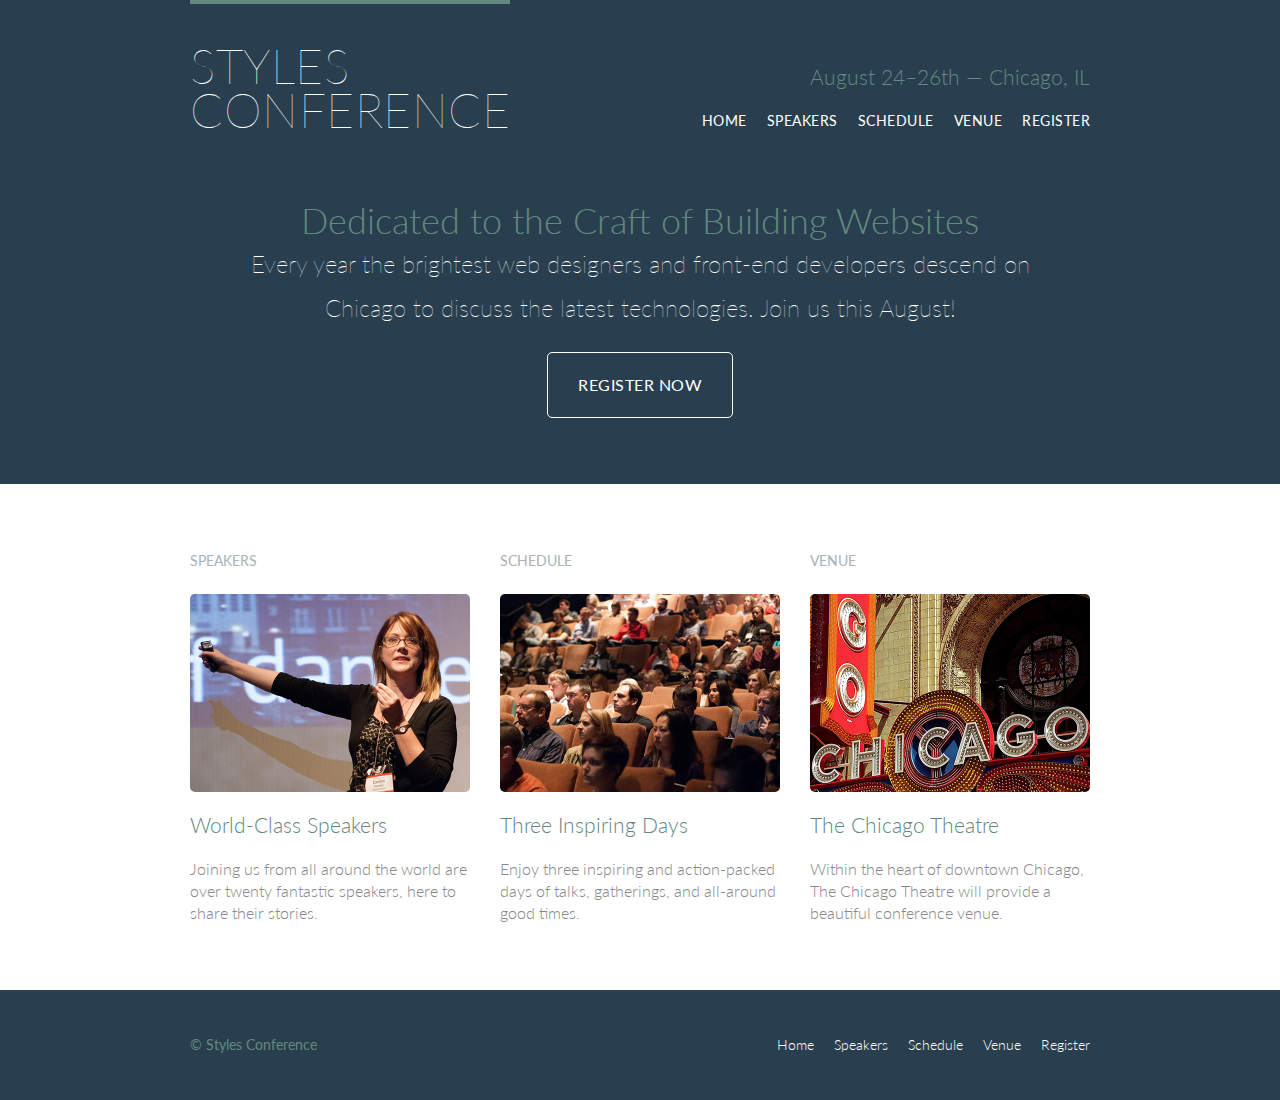
<file: index.html>
<!DOCTYPE html>
<html>
  <head>
    <meta charset="utf-8">
    <title>Styles Conference</title>
    <link rel="stylesheet" href="assets/stylesheets/main.css">
    <link rel="stylesheet" href="https://fonts.googleapis.com/css?family=Lato:100,300,400">
  </head>
  <body>

    <header class="primary-header container group">
      <!-- <section> -->
        <h1 class="logo">
          <a href="index.html">Styles <br> Conference</a>
        </h1>
      <!-- </section> -->

      <h3 class="tagline">August 24&ndash;26th &mdash; Chicago, IL</h3>

      <nav class="nav primary-nav">
        <ul>
          <li><a href="index.html">Home</a></li><!--
          --><li><a href="speakers.html">Speakers</a></li><!--
          --><li><a href="schedule.html">Schedule</a></li><!--
          --><li><a href="venue.html">Venue</a></li><!--
          --><li><a href="register.html">Register</a></li>
        </ul>
      </nav>

    </header>


    <section class="hero container">

      <h2>Dedicated to the Craft of Building Websites</h2>

      <p>Every year the brightest web designers and front-end developers descend on Chicago to discuss the latest technologies. Join us this August!</p>

      <a class="btn btn-alt" href="register.html">Register Now</a>

    </section>


    <section class="row">
      <div class="grid">  <!--

        Speakers

      --><section class="teaser col-1-3">
          <h5>Speakers</h5>
          <a href="speakers.html">
            <img src="assets/images/home/speakers.jpg" alt="Professional Speaker">
            <h3>World-Class Speakers</h3>
          </a>
          <p>Joining us from all around the world are over twenty fantastic speakers, here to share their stories.</p>
        </section><!--

         Schedule

       --><section class="teaser col-1-3">
          <h5>Schedule</h5>
          <a href="schedule.html">
            <img src="assets/images/home/schedule.jpg" alt="Schedule">
            <h3>Three Inspiring Days</h3>
          </a>
          <p>Enjoy three inspiring and action-packed days of talks, gatherings, and all-around good times.</p>
        </section><!--

        Venue

      --><section class="teaser col-1-3">
          <h5>Venue</h5>
          <a href="venue.html">
            <img src="assets/images/home/venue.jpg" alt="The Chicago Theatre">
            <h3>The Chicago Theatre</h3>
          </a>
          <p>Within the heart of downtown Chicago, The Chicago Theatre will provide a beautiful conference venue.</p>
        </section>

      </div>
    </section>

    <footer class="primary-footer container group">

      <small>&copy; Styles Conference</small>

      <nav class="nav">
        <ul>
          <li><a href="index.html">Home</a></li><!--
          --><li><a href="speakers.html">Speakers</a></li><!--
          --><li><a href="schedule.html">Schedule</a></li><!--
          --><li><a href="venue.html">Venue</a></li><!--
          --><li><a href="register.html">Register</a></li>
        </ul>
      </nav>

    </footer>

  </body>
</html>
</file>
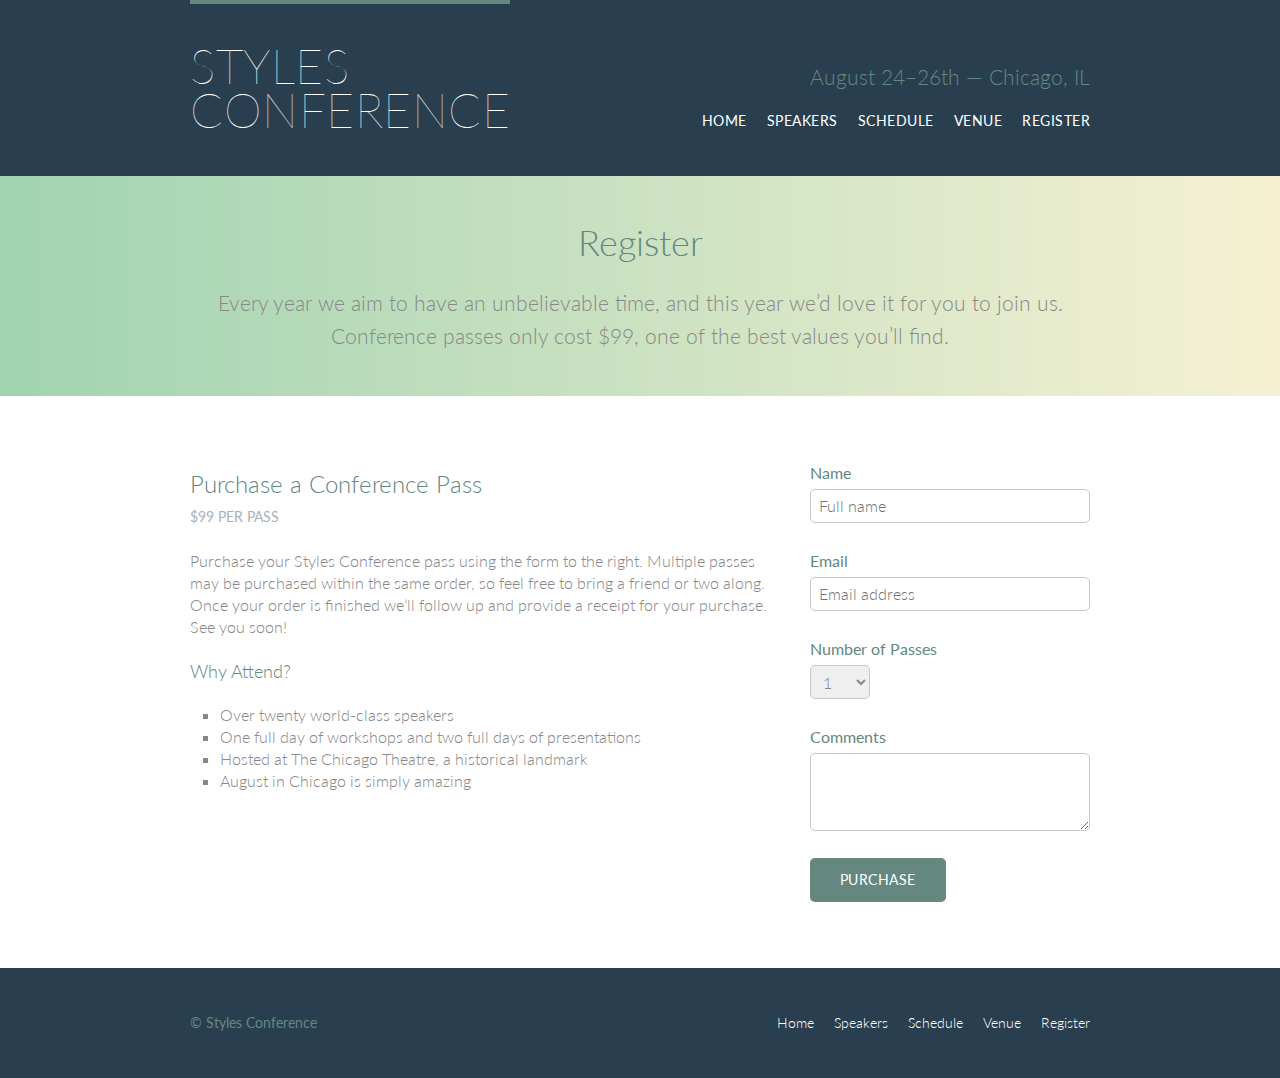
<file: register.html>
<!DOCTYPE html>
<html>
  <head>
    <meta charset="utf-8">
    <title>Register</title>
    <link rel="stylesheet" href="assets/stylesheets/main.css">
    <link rel="stylesheet" href="https://fonts.googleapis.com/css?family=Lato:100,300,400">
  </head>
  <body>

    <header class="primary-header container group">
      <section>
        <h1 class="logo">
          <a href="index.html">Styles <br> Conference</a>
        </h1>
      </section>

      <h3 class="tagline">August 24&ndash;26th &mdash; Chicago, IL</h3>

      <nav class="nav primary-nav">
        <ul>
          <li><a href="index.html">Home</a></li><!--
          --><li><a href="speakers.html">Speakers</a></li><!--
          --><li><a href="schedule.html">Schedule</a></li><!--
          --><li><a href="venue.html">Venue</a></li><!--
          --><li><a href="register.html">Register</a></li>
        </ul>
      </nav>

    </header>

    <section class="row-alt">
      <div class="lead container">

        <h1>Register</h1>

        <p>Every year we aim to have an unbelievable time, and this year we’d love it for you to join us. Conference passes only cost $99, one of the best values you’ll find.</p>

      </div>
    </section>

    <section class="row">
      <div class="grid">

        <!-- Details -->

        <section class="col-2-3">

          <h2>Purchase a Conference Pass</h2>
          <h5>$99 per Pass</h5>

          <p>Purchase your Styles Conference pass using the form to the right. Multiple passes may be purchased within the same order, so feel free to bring a friend or two along. Once your order is finished we&#8217;ll follow up and provide a receipt for your purchase. See you soon!</p>

          <h4>Why Attend?</h4>

          <ul class="why-attend">
            <li>Over twenty world-class speakers</li>
            <li>One full day of workshops and two full days of presentations</li>
            <li>Hosted at The Chicago Theatre, a historical landmark</li>
            <li>August in Chicago is simply amazing</li>
          </ul>

        </section><!--

        Registration form

        --><form class="col-1-3" action="#" method="post">

          <fieldset class="register-group">

            <label>
              Name
              <input type="text" name="name" placeholder="Full name" required>
            </label>

            <label>
              Email
              <input type="email" name="email" placeholder="Email address" required>
            </label>

            <label>
              Number of Passes
              <select name="quantity" required>
                <option value="1" selected>1</option>
                <option value="2">2</option>
                <option value="3">3</option>
                <option value="4">4</option>
                <option value="5">5</option>
              </select>
            </label>

            <label>
              Comments
              <textarea name="comments"></textarea>
            </label>

          </fieldset>

          <input class="btn btn-default" type="submit" name="submit" value="Purchase">

        </form>

      </div>
    </section>
    
    <footer class="primary-footer container group">

      <small>&copy; Styles Conference</small>

      <nav class="nav">
        <ul>
          <li><a href="index.html">Home</a></li><!--
          --><li><a href="speakers.html">Speakers</a></li><!--
          --><li><a href="schedule.html">Schedule</a></li><!--
          --><li><a href="venue.html">Venue</a></li><!--
          --><li><a href="register.html">Register</a></li>
        </ul>
      </nav>

    </footer>

  </body>
</html>
</file>
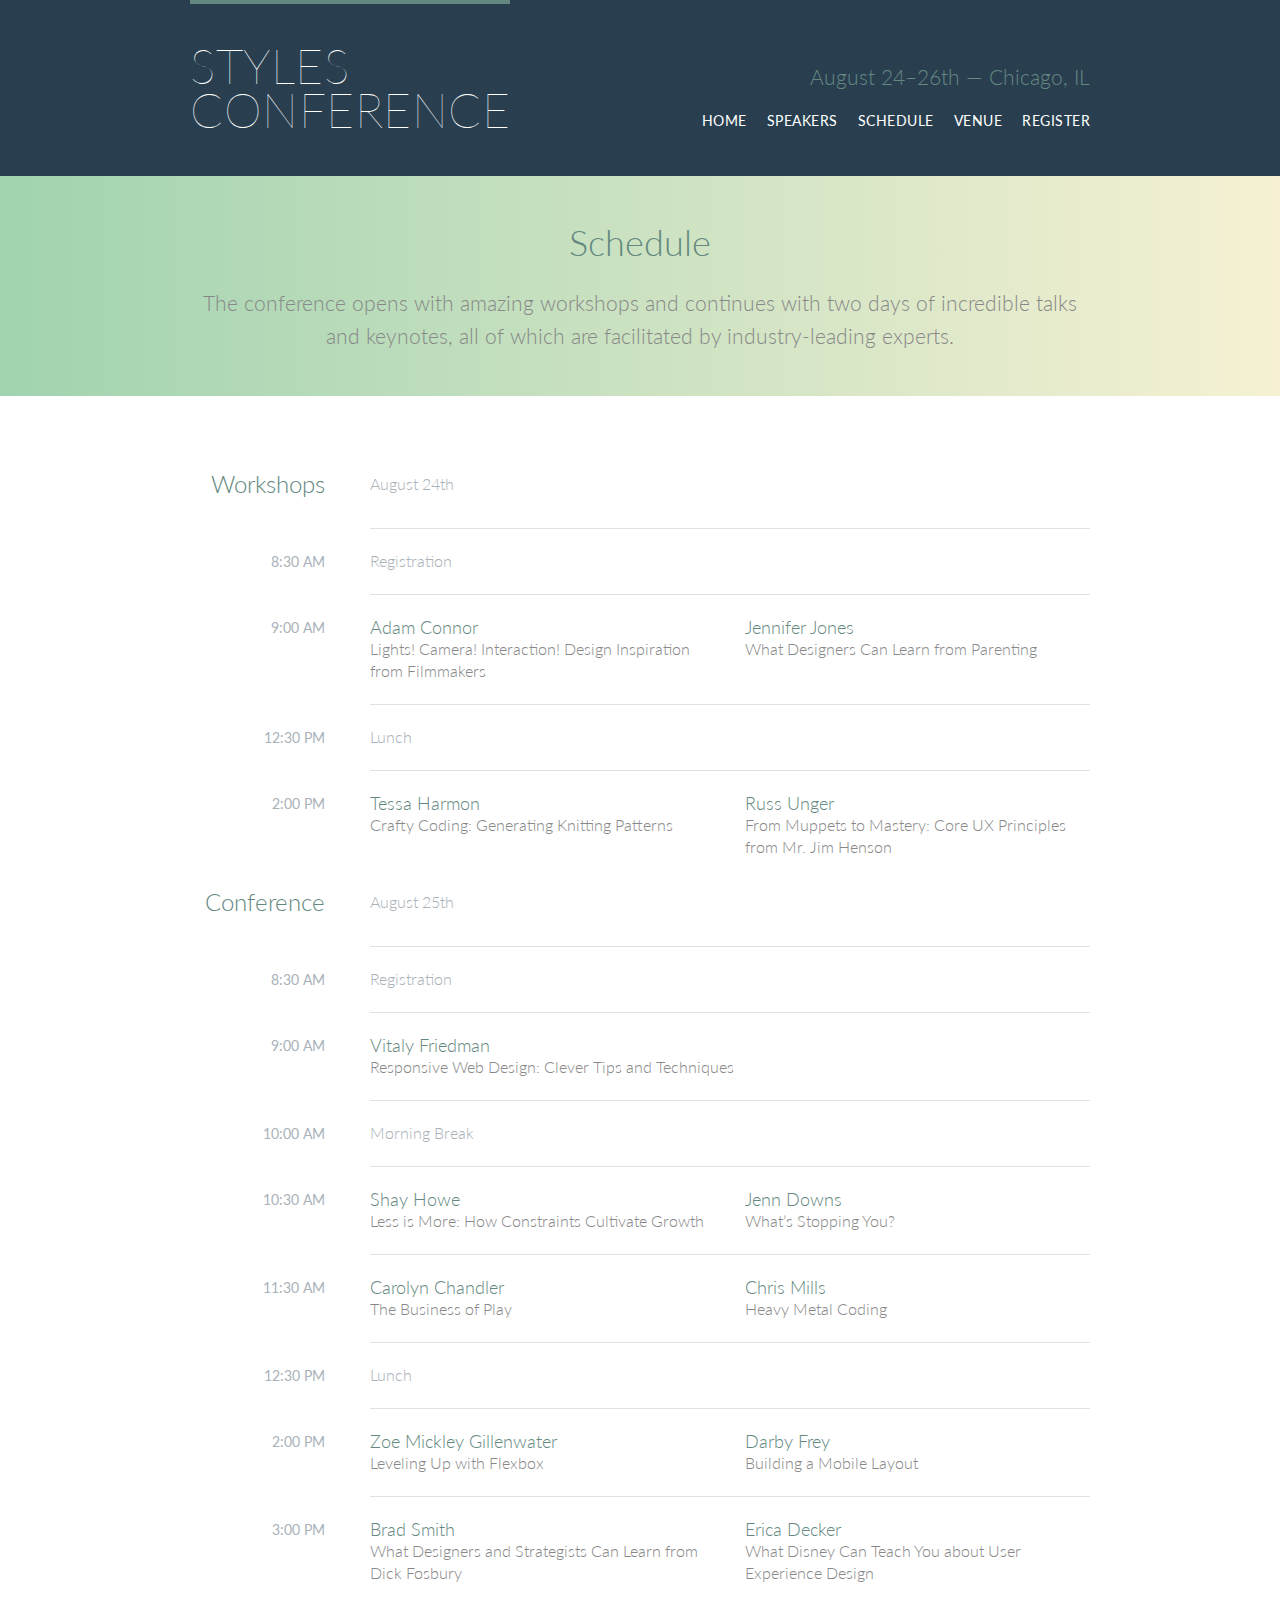
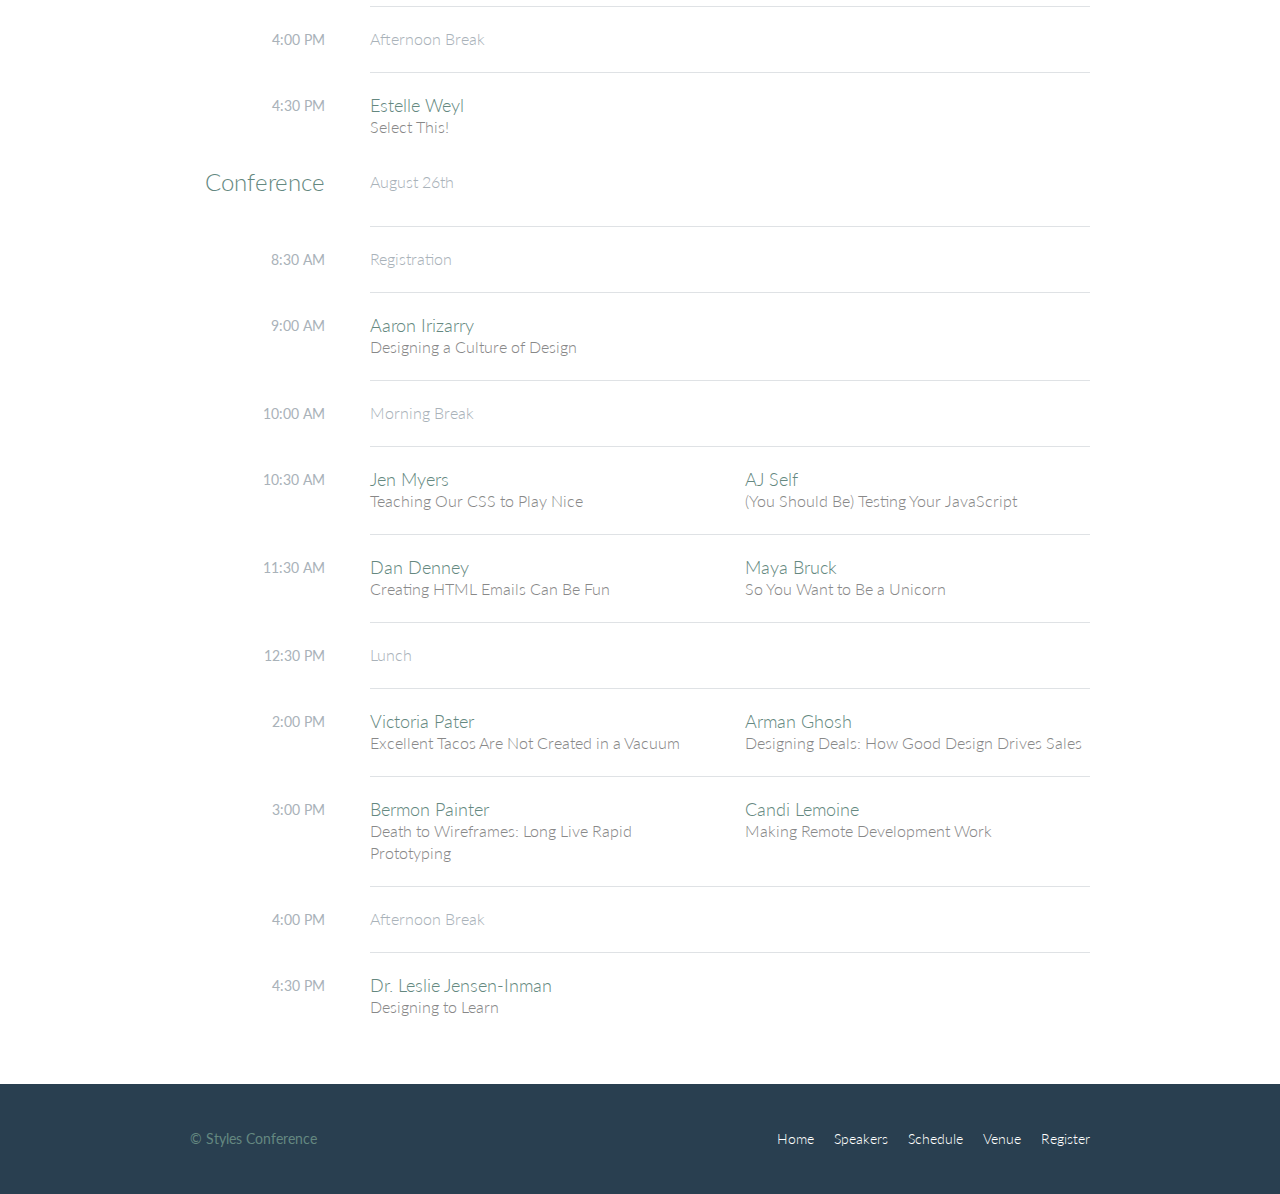
<file: schedule.html>
<!DOCTYPE html>
<html>
  <head>
    <meta charset="utf-8">
    <title>Schedule</title>
    <link rel="stylesheet" href="assets/stylesheets/main.css">
    <link rel="stylesheet" href="https://fonts.googleapis.com/css?family=Lato:100,300,400">
  </head>
  <body>

    <header class="primary-header container group">
      <section>
        <h1 class="logo">
          <a href="index.html">Styles <br> Conference</a>
        </h1>
      </section>

      <h3 class="tagline">August 24&ndash;26th &mdash; Chicago, IL</h3>

      <nav class="nav primary-nav">
        <ul>
          <li><a href="index.html">Home</a></li><!--
          --><li><a href="speakers.html">Speakers</a></li><!--
          --><li><a href="schedule.html">Schedule</a></li><!--
          --><li><a href="venue.html">Venue</a></li><!--
          --><li><a href="register.html">Register</a></li>
        </ul>
      </nav>

    </header>

    <section class="row-alt">
      <div class="lead container">

        <h1>Schedule</h1>

        <p>The conference opens with amazing workshops and continues with two days of incredible talks and keynotes, all of which are facilitated by industry-leading experts.</p>

      </div>
    </section>

        <!-- Main content -->

        <section class="row">
          <div class="container">

            <!-- Workshops -->

            <table>
              <thead>
                <tr>
                  <th scope="row">
                    Workshops
                  </th>
                  <td class="schedule-offset" colspan="2">
                    August 24th
                  </td>
                </tr>
              </thead>
              <tbody>
                <tr>
                  <th scope="row">
                    <time datetime="08:30:00">8:30 AM</time>
                  </th>
                  <td class="schedule-offset" colspan="2">
                    Registration
                  </td>
                </tr>
                <tr>
                  <th scope="row">
                    <time datetime="09:00:00">9:00 AM</time>
                  </th>
                  <td>
                    <a href="speakers.html#adam-connor">
                      <h4>Adam Connor</h4>
                      Lights! Camera! Interaction! Design Inspiration from Filmmakers
                    </a>
                  </td>
                  <td>
                    <a href="speakers.html#jennifer-jones">
                      <h4>Jennifer Jones</h4>
                      What Designers Can Learn from Parenting
                    </a>
                  </td>
                </tr>
                <tr>
                  <th scope="row">
                    <time datetime="12:30:00">12:30 PM</time>
                  </th>
                  <td class="schedule-offset" colspan="2">
                    Lunch
                  </td>
                </tr>
                <tr>
                  <th scope="row">
                    <time datetime="14:00">2:00 PM</time>
                  </th>
                  <td>
                    <a href="speakers.html#tessa-harmon">
                      <h4>Tessa Harmon</h4>
                      Crafty Coding: Generating Knitting Patterns
                    </a>
                  </td>
                  <td>
                    <a href="speakers.html#russ-unger">
                      <h4>Russ Unger</h4>
                      From Muppets to Mastery: Core UX Principles from Mr. Jim Henson
                    </a>
                  </td>
                </tr>
              </tbody>
            </table>

            <!-- Conference -->

            <table>
              <thead>
                <tr>
                  <th scope="row">
                    Conference
                  </th>
                  <td class="schedule-offset" colspan="2">
                    August 25th
                  </td>
                </tr>
              </thead>
              <tbody>
                <tr>
                  <th scope="row">
                    <time datetime="08:30:00">8:30 AM</time>
                  </th>
                  <td class="schedule-offset" colspan="2">
                    Registration
                  </td>
                </tr>
                <tr>
                  <th scope="row">
                    <time datetime="09:00:00">9:00 AM</time>
                  </th>
                  <td colspan="2">
                    <a href="speakers.html#vitaly-friedman">
                      <h4>Vitaly Friedman</h4>
                      Responsive Web Design: Clever Tips and Techniques
                    </a>
                  </td>
                </tr>
                <tr>
                  <th scope="row">
                    <time datetime="10:00:00">10:00 AM</time>
                  </th>
                  <td class="schedule-offset" colspan="2">
                    Morning Break
                  </td>
                </tr>
                <tr>
                  <th scope="row">
                    <time datetime="10:30:00">10:30 AM</time>
                  </th>
                  <td>
                    <a href="speakers.html#shay-howe">
                      <h4>Shay Howe</h4>
                      Less is More: How Constraints Cultivate Growth
                    </a>
                  </td>
                  <td>
                    <a href="speakers.html#jenn-downs">
                      <h4>Jenn Downs</h4>
                      What&#8217;s Stopping You?
                    </a>
                  </td>
                </tr>
                <tr>
                  <th scope="row">
                    <time datetime="11:30:00">11:30 AM</time>
                  </th>
                  <td>
                    <a href="speakers.html#carolyn-chandler">
                      <h4>Carolyn Chandler</h4>
                      The Business of Play
                    </a>
                  </td>
                  <td>
                    <a href="speakers.html#chris-mills">
                      <h4>Chris Mills</h4>
                      Heavy Metal Coding
                    </a>
                  </td>
                </tr>
                <tr>
                  <th scope="row">
                    <time datetime="12:30:00">12:30 PM</time>
                  </th>
                  <td class="schedule-offset" colspan="2">
                    Lunch
                  </td>
                </tr>
                <tr>
                  <th scope="row">
                    <time datetime="14:00">2:00 PM</time>
                  </th>
                  <td>
                    <a href="speakers.html#zoe-mickley-gillenwater">
                      <h4>Zoe Mickley Gillenwater</h4>
                      Leveling Up with Flexbox
                    </a>
                  </td>
                  <td>
                    <a href="speakers.html#darby-frey">
                      <h4>Darby Frey</h4>
                      Building a Mobile Layout
                    </a>
                  </td>
                </tr>
                <tr>
                  <th scope="row">
                    <time datetime="15:00:00">3:00 PM</time>
                  </th>
                  <td>
                    <a href="speakers.html#brad-smith">
                      <h4>Brad Smith</h4>
                      What Designers and Strategists Can Learn from Dick Fosbury
                    </a>
                  </td>
                  <td>
                    <a href="speakers.html#erica-decker">
                      <h4>Erica Decker</h4>
                      What Disney Can Teach You about User Experience Design
                    </a>
                  </td>
                </tr>
                <tr>
                  <th scope="row">
                    <time datetime="16:00:00">4:00 PM</time>
                  </th>
                  <td class="schedule-offset" colspan="2">
                    Afternoon Break
                  </td>
                </tr>
                <tr>
                  <th scope="row">
                    <time datetime="16:30:00">4:30 PM</time>
                  </th>
                  <td colspan="2">
                    <a href="speakers.html#estelle-weyl">
                      <h4>Estelle Weyl</h4>
                      Select This!
                    </a>
                  </td>
                </tr>
              </tbody>
            </table>

            <!-- Conference -->

            <table>
              <thead>
                <tr>
                  <th scope="row">
                    Conference
                  </th>
                  <td class="schedule-offset" colspan="2">
                    August 26th
                  </td>
                </tr>
              </thead>
              <tbody>
                <tr>
                  <th scope="row">
                    <time datetime="08:30:00">8:30 AM</time>
                  </th>
                  <td class="schedule-offset" colspan="2">
                    Registration
                  </td>
                </tr>
                <tr>
                  <th scope="row">
                    <time datetime="09:00:00">9:00 AM</time>
                  </th>
                  <td colspan="2">
                    <a href="speakers.html#aaron-irizarry">
                      <h4>Aaron Irizarry</h4>
                      Designing a Culture of Design
                    </a>
                  </td>
                </tr>
                <tr>
                  <th scope="row">
                    <time datetime="10:00:00">10:00 AM</time>
                  </th>
                  <td class="schedule-offset" colspan="2">
                    Morning Break
                  </td>
                </tr>
                <tr>
                  <th scope="row">
                    <time datetime="10:30:00">10:30 AM</time>
                  </th>
                  <td>
                    <a href="speakers.html#jen-myers">
                      <h4>Jen Myers</h4>
                      Teaching Our CSS to Play Nice
                    </a>
                  </td>
                  <td>
                    <a href="speakers.html#aj-self">
                      <h4>AJ Self</h4>
                      (You Should Be) Testing Your JavaScript
                    </a>
                  </td>
                </tr>
                <tr>
                  <th scope="row">
                    <time datetime="11:30:00">11:30 AM</time>
                  </th>
                  <td>
                    <a href="speakers.html#dan-denney">
                      <h4>Dan Denney</h4>
                      Creating HTML Emails Can Be Fun
                    </a>
                  </td>
                  <td>
                    <a href="speakers.html#maya-bruck">
                      <h4>Maya Bruck</h4>
                      So You Want to Be a Unicorn
                    </a>
                  </td>
                </tr>
                <tr>
                  <th scope="row">
                    <time datetime="12:30:00">12:30 PM</time>
                  </th>
                  <td class="schedule-offset" colspan="2">
                    Lunch
                  </td>
                </tr>
                <tr>
                  <th scope="row">
                    <time datetime="14:00">2:00 PM</time>
                  </th>
                  <td>
                    <a href="speakers.html#victoria-pater">
                      <h4>Victoria Pater</h4>
                      Excellent Tacos Are Not Created in a Vacuum
                    </a>
                  </td>
                  <td>
                    <a href="speakers.html#arman-ghosh">
                      <h4>Arman Ghosh</h4>
                      Designing Deals: How Good Design Drives Sales
                    </a>
                  </td>
                </tr>
                <tr>
                  <th scope="row">
                    <time datetime="15:00:00">3:00 PM</time>
                  </th>
                  <td>
                    <a href="speakers.html#bermon-painter">
                      <h4>Bermon Painter</h4>
                      Death to Wireframes: Long Live Rapid Prototyping
                    </a>
                  </td>
                  <td>
                    <a href="speakers.html#candi-lemoine">
                      <h4>Candi Lemoine</h4>
                      Making Remote Development Work
                    </a>
                  </td>
                </tr>
                <tr>
                  <th scope="row">
                    <time datetime="16:00:00">4:00 PM</time>
                  </th>
                  <td class="schedule-offset" colspan="2">
                    Afternoon Break
                  </td>
                </tr>
                <tr>
                  <th scope="row">
                    <time datetime="16:30:00">4:30 PM</time>
                  </th>
                  <td colspan="2">
                    <a href="speakers.html#leslie-jensen-inman">
                      <h4>Dr. Leslie Jensen-Inman</h4>
                      Designing to Learn
                    </a>
                  </td>
                </tr>
              </tbody>
            </table>

          </div>
        </section>
    <footer class="primary-footer container group">

      <small>&copy; Styles Conference</small>

      <nav class="nav">
        <ul>
          <li><a href="index.html">Home</a></li><!--
          --><li><a href="speakers.html">Speakers</a></li><!--
          --><li><a href="schedule.html">Schedule</a></li><!--
          --><li><a href="venue.html">Venue</a></li><!--
          --><li><a href="register.html">Register</a></li>
        </ul>
      </nav>

    </footer>

  </body>
</html>
</file>
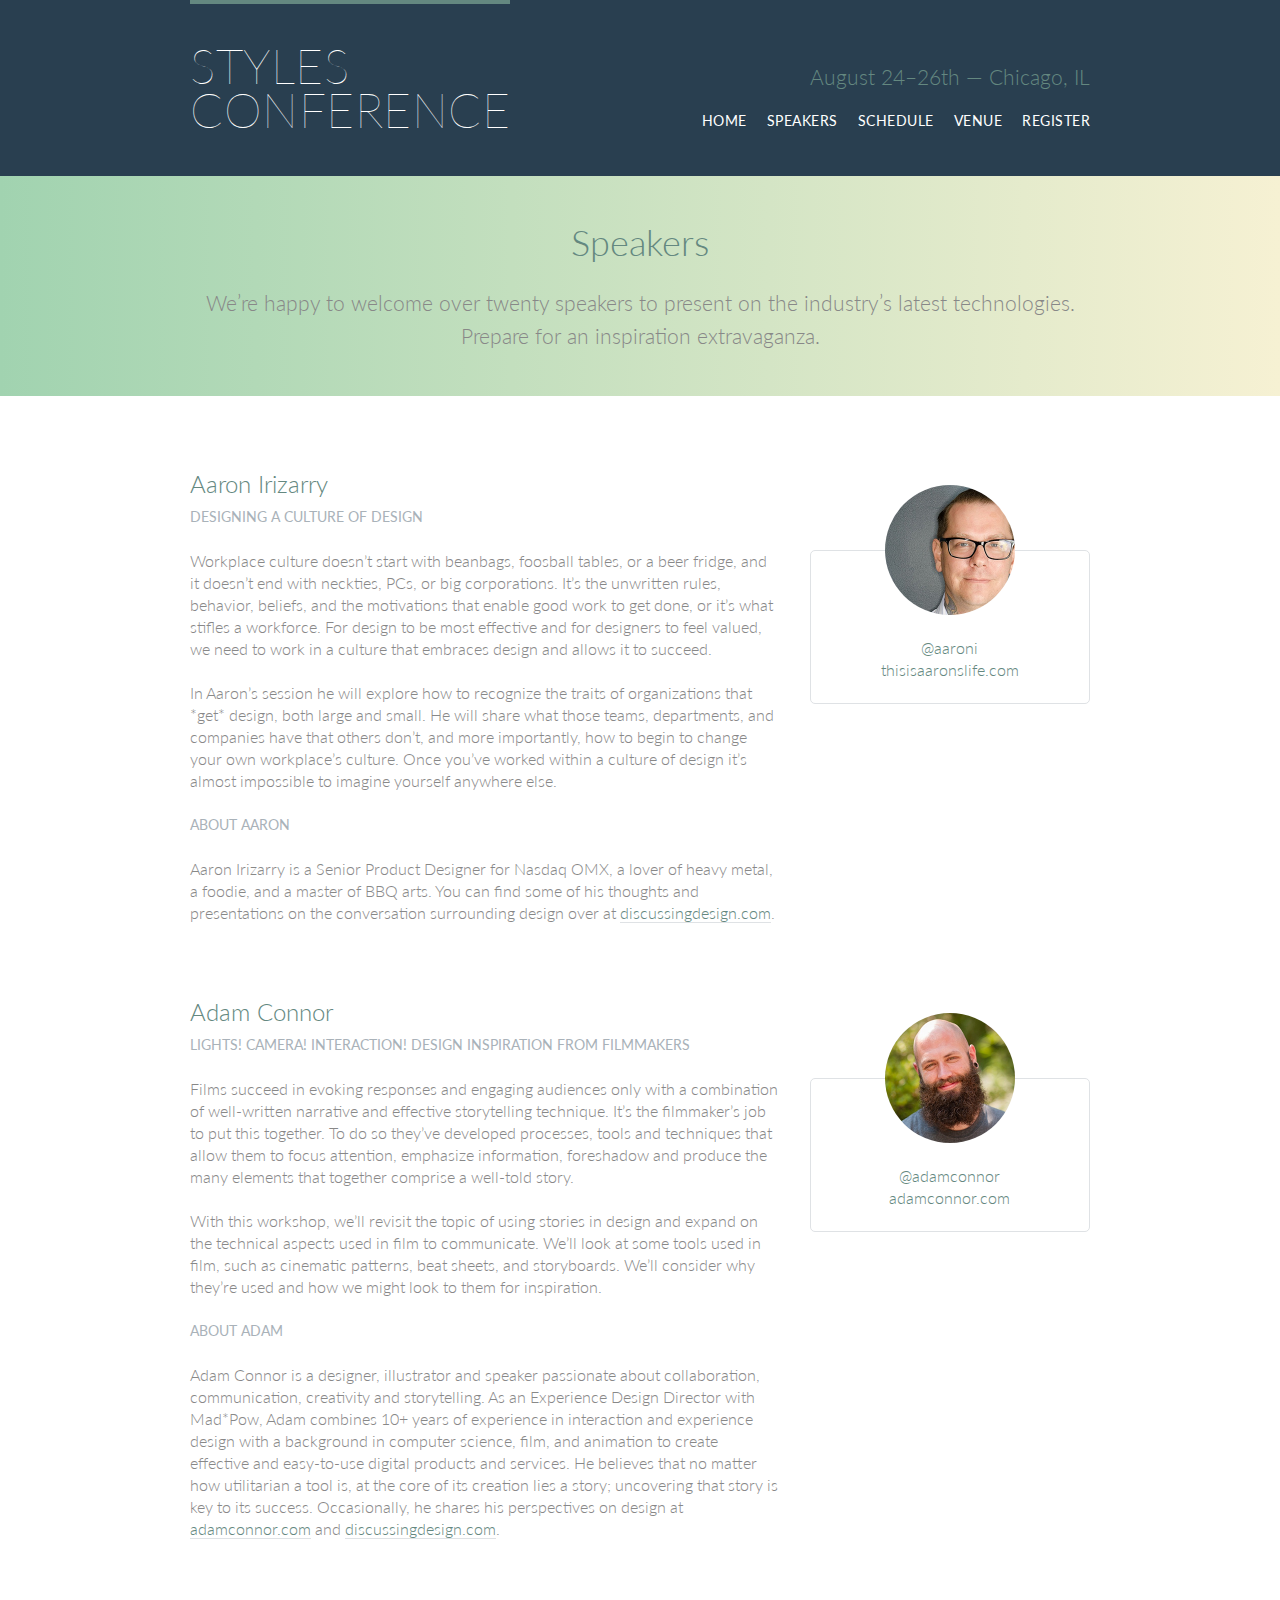
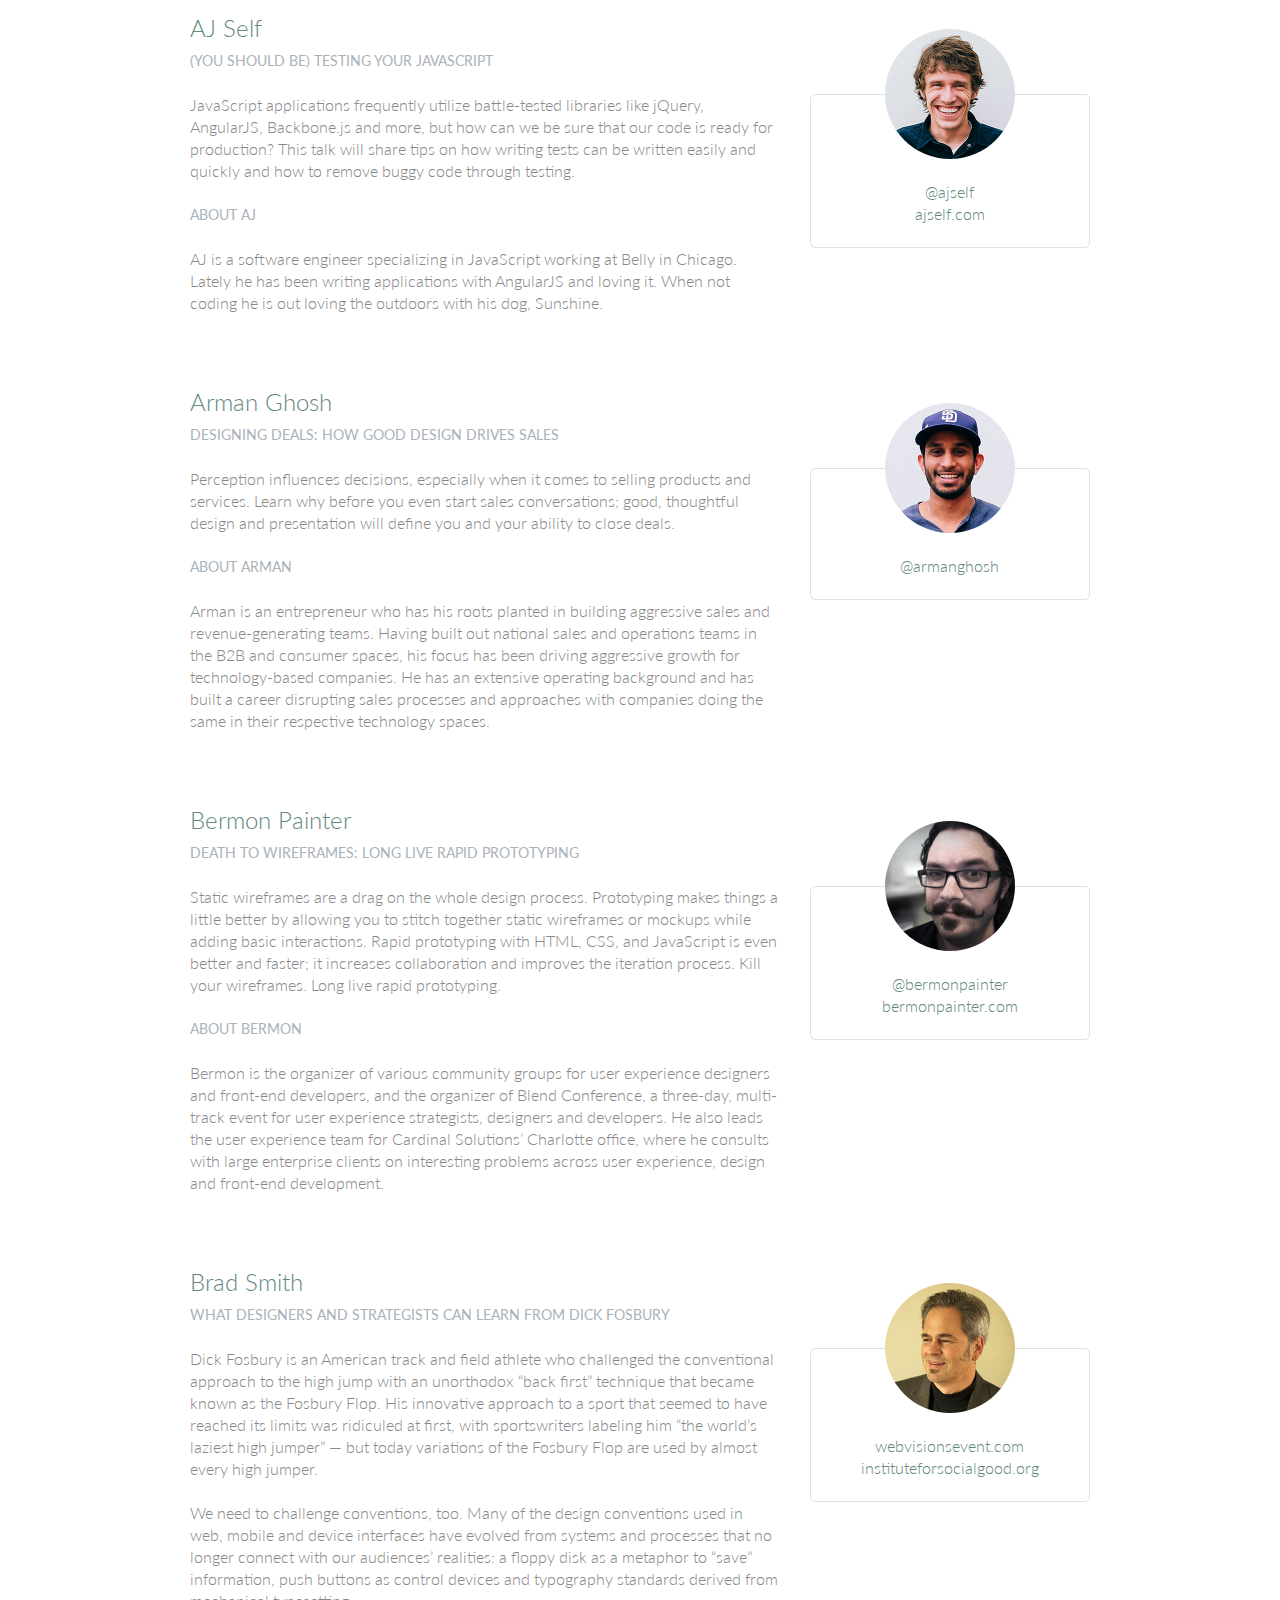
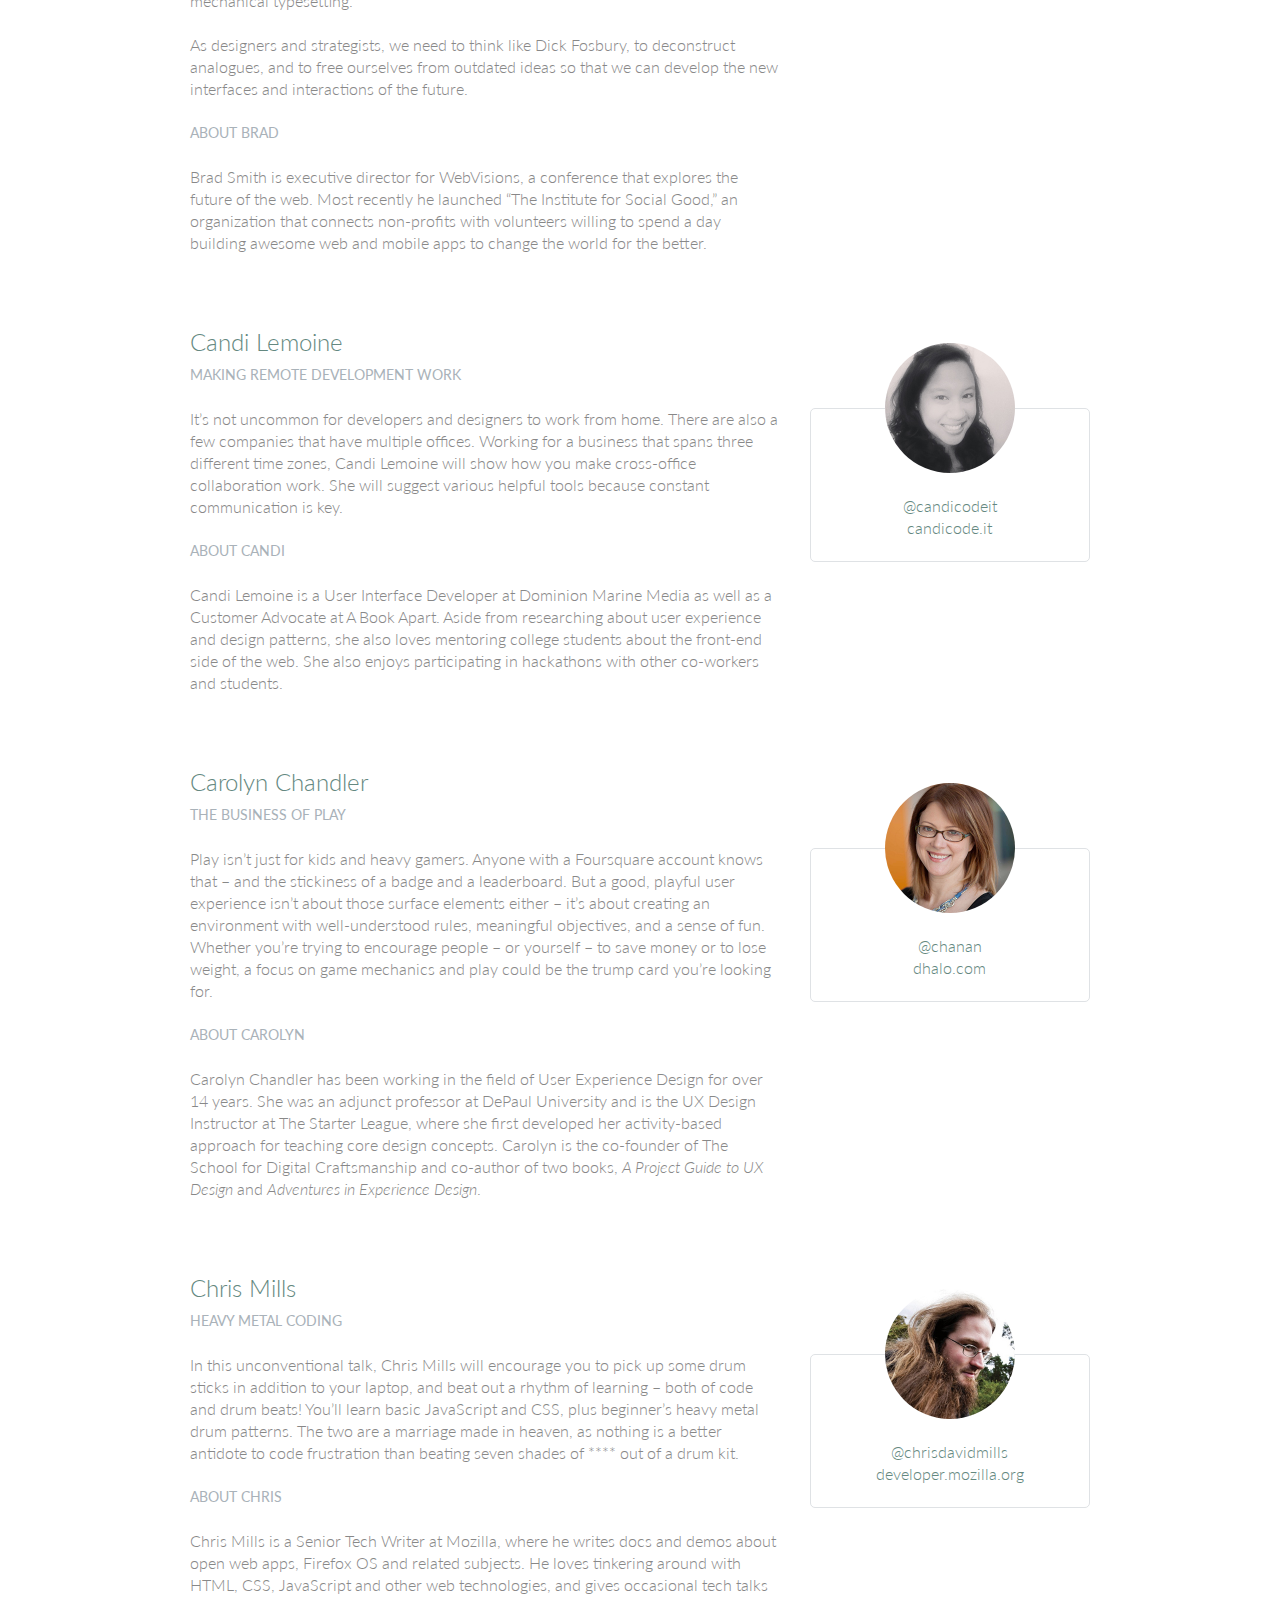
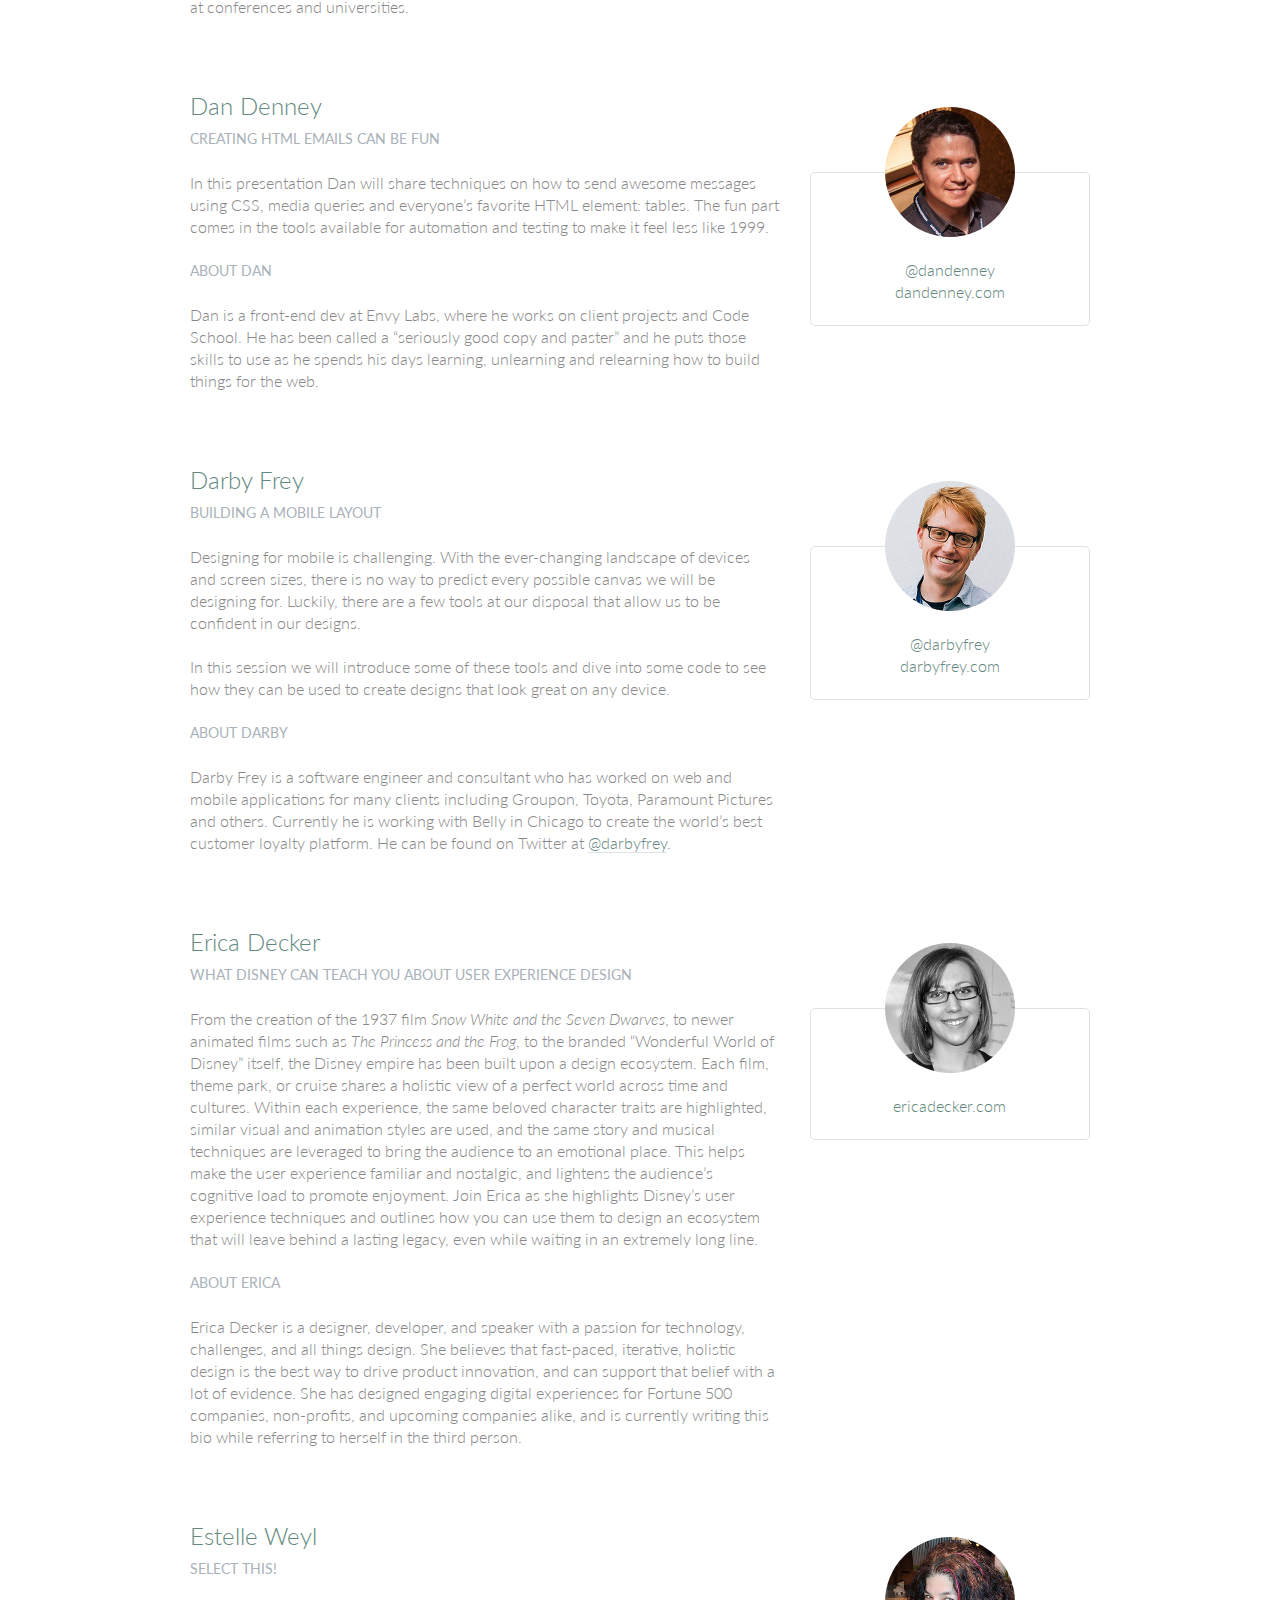
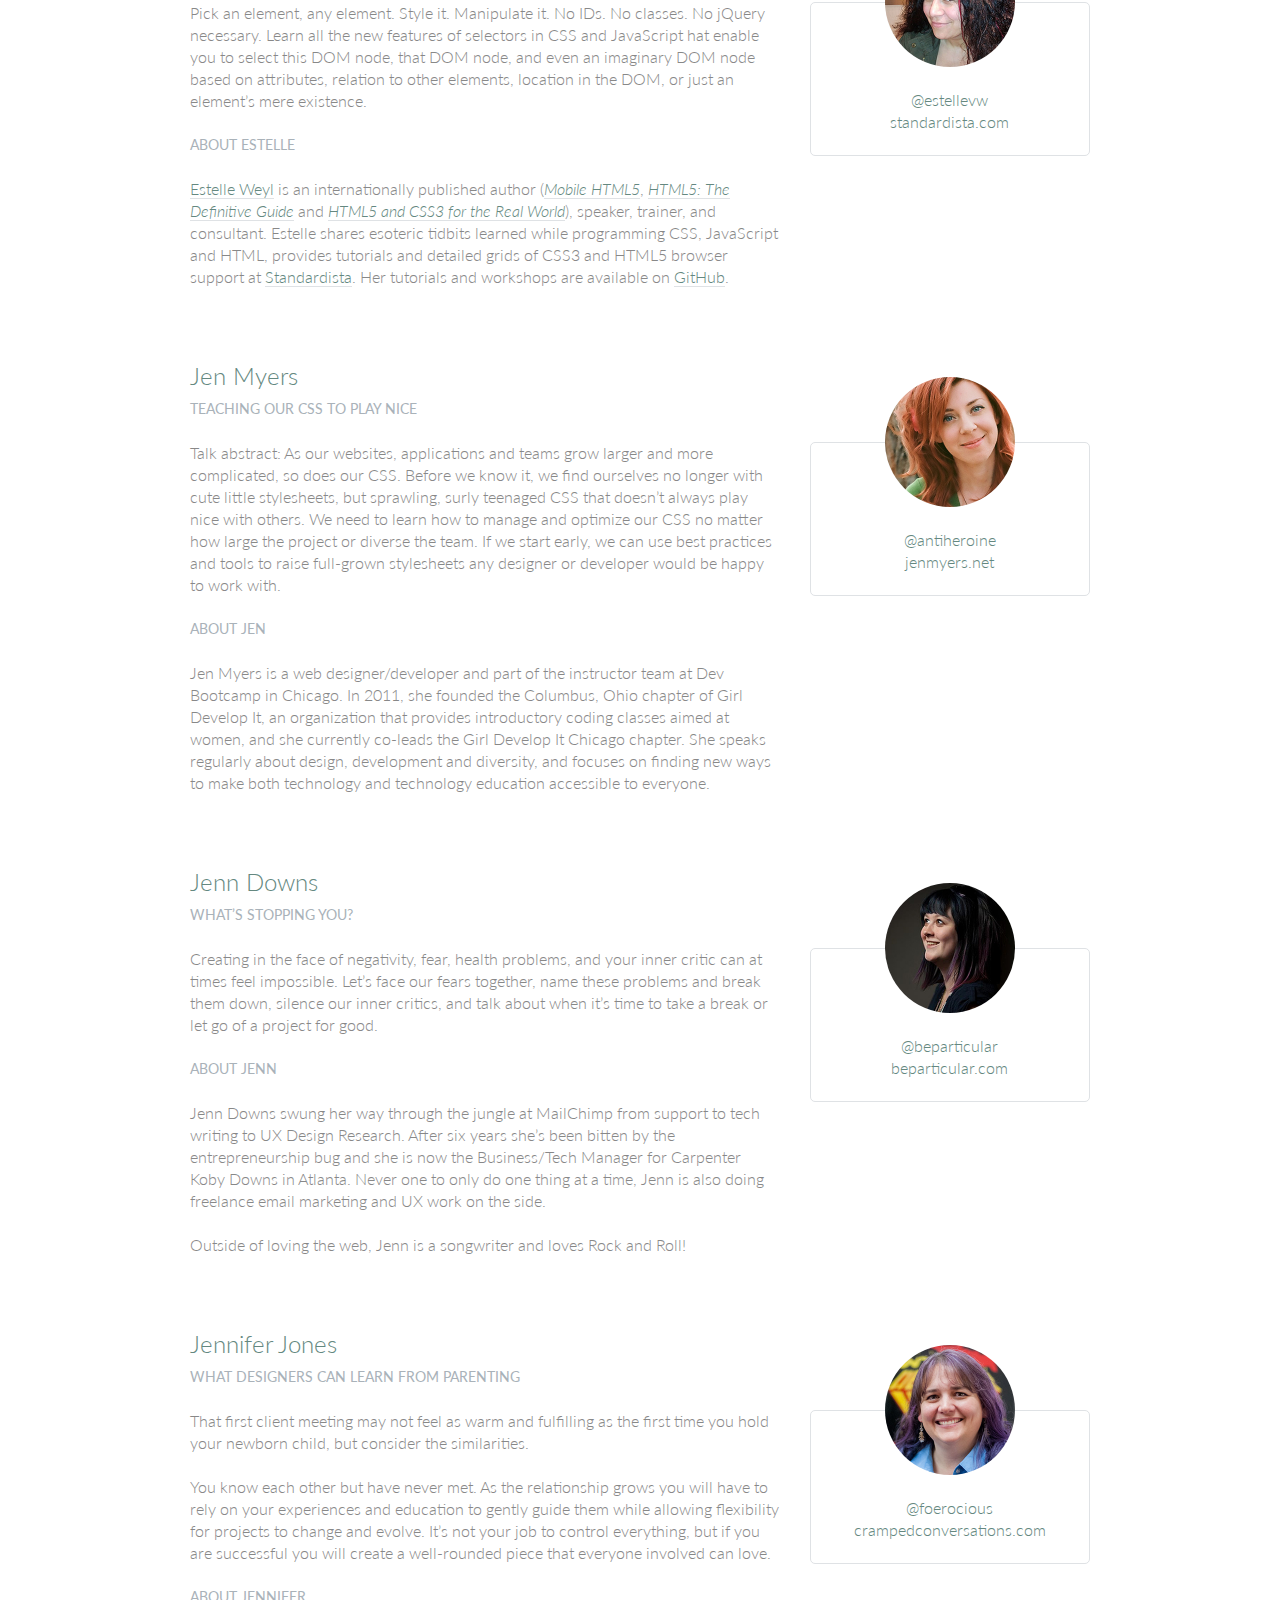
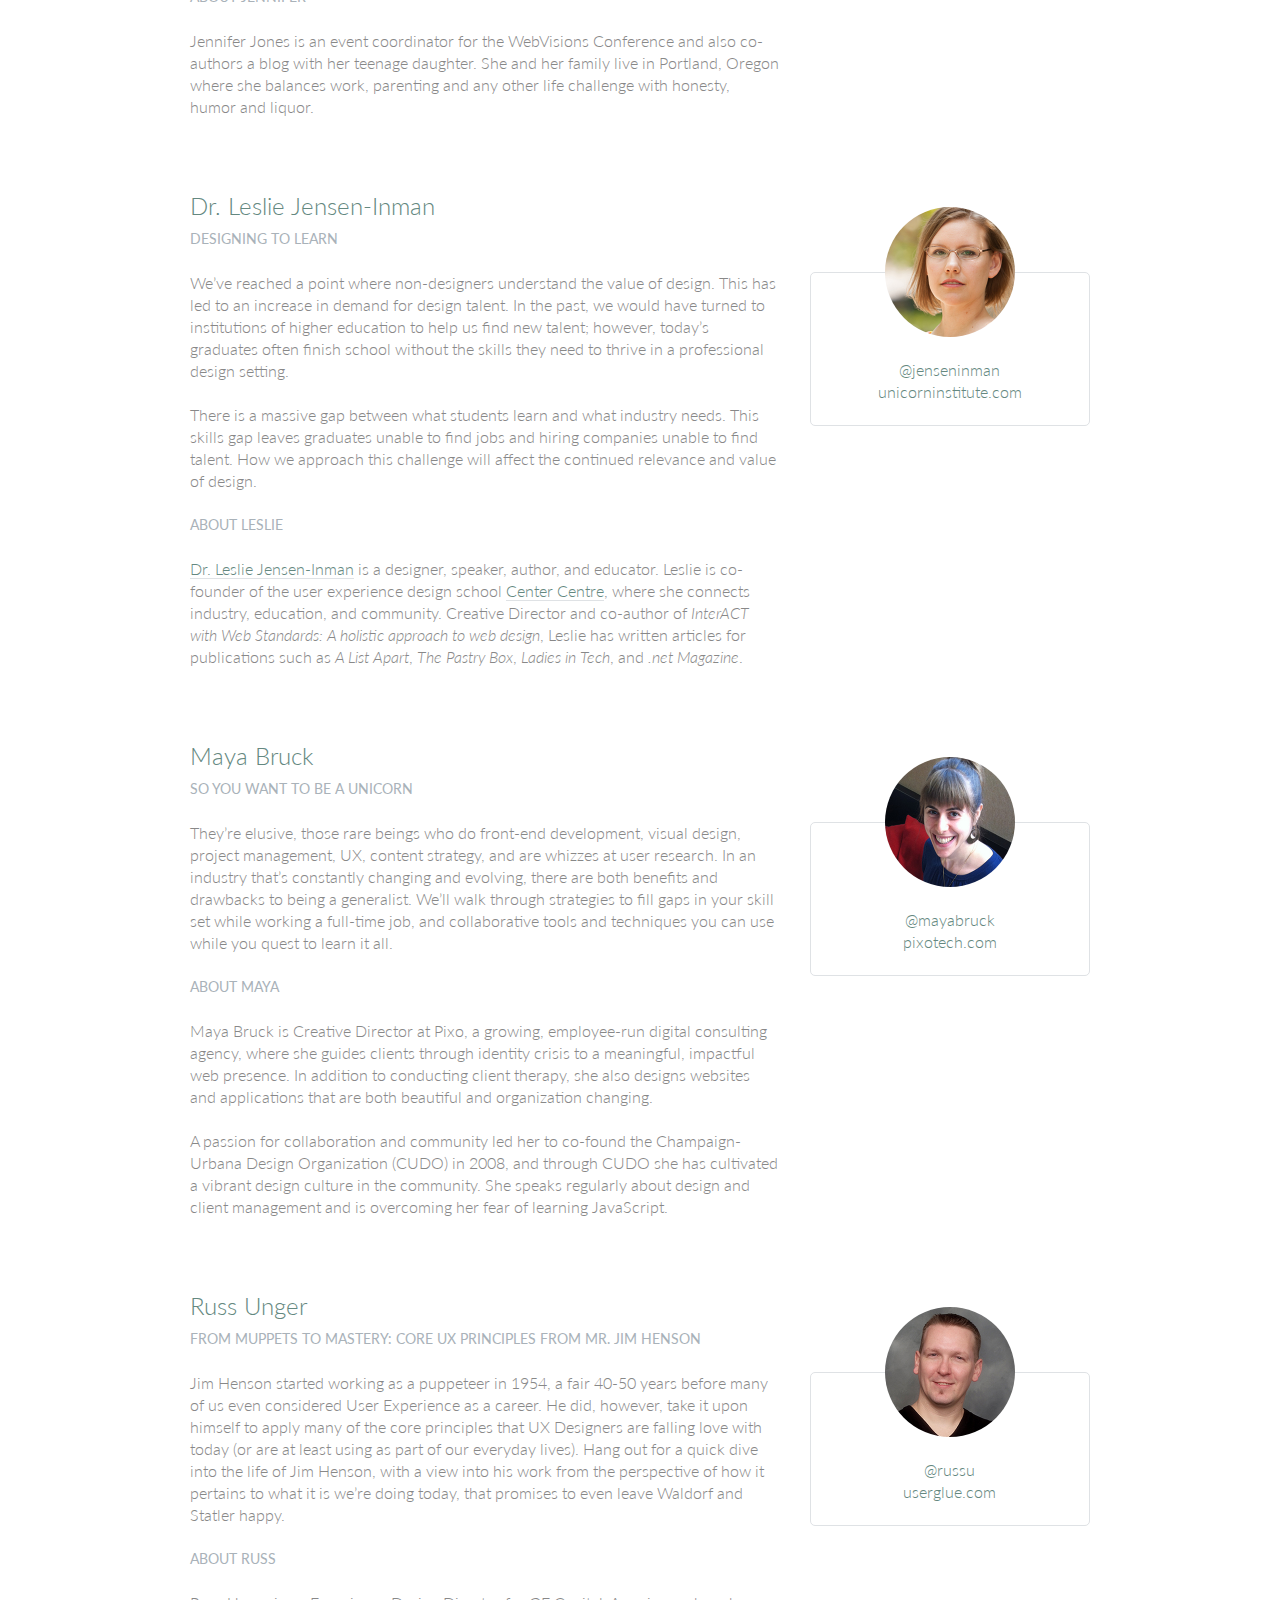
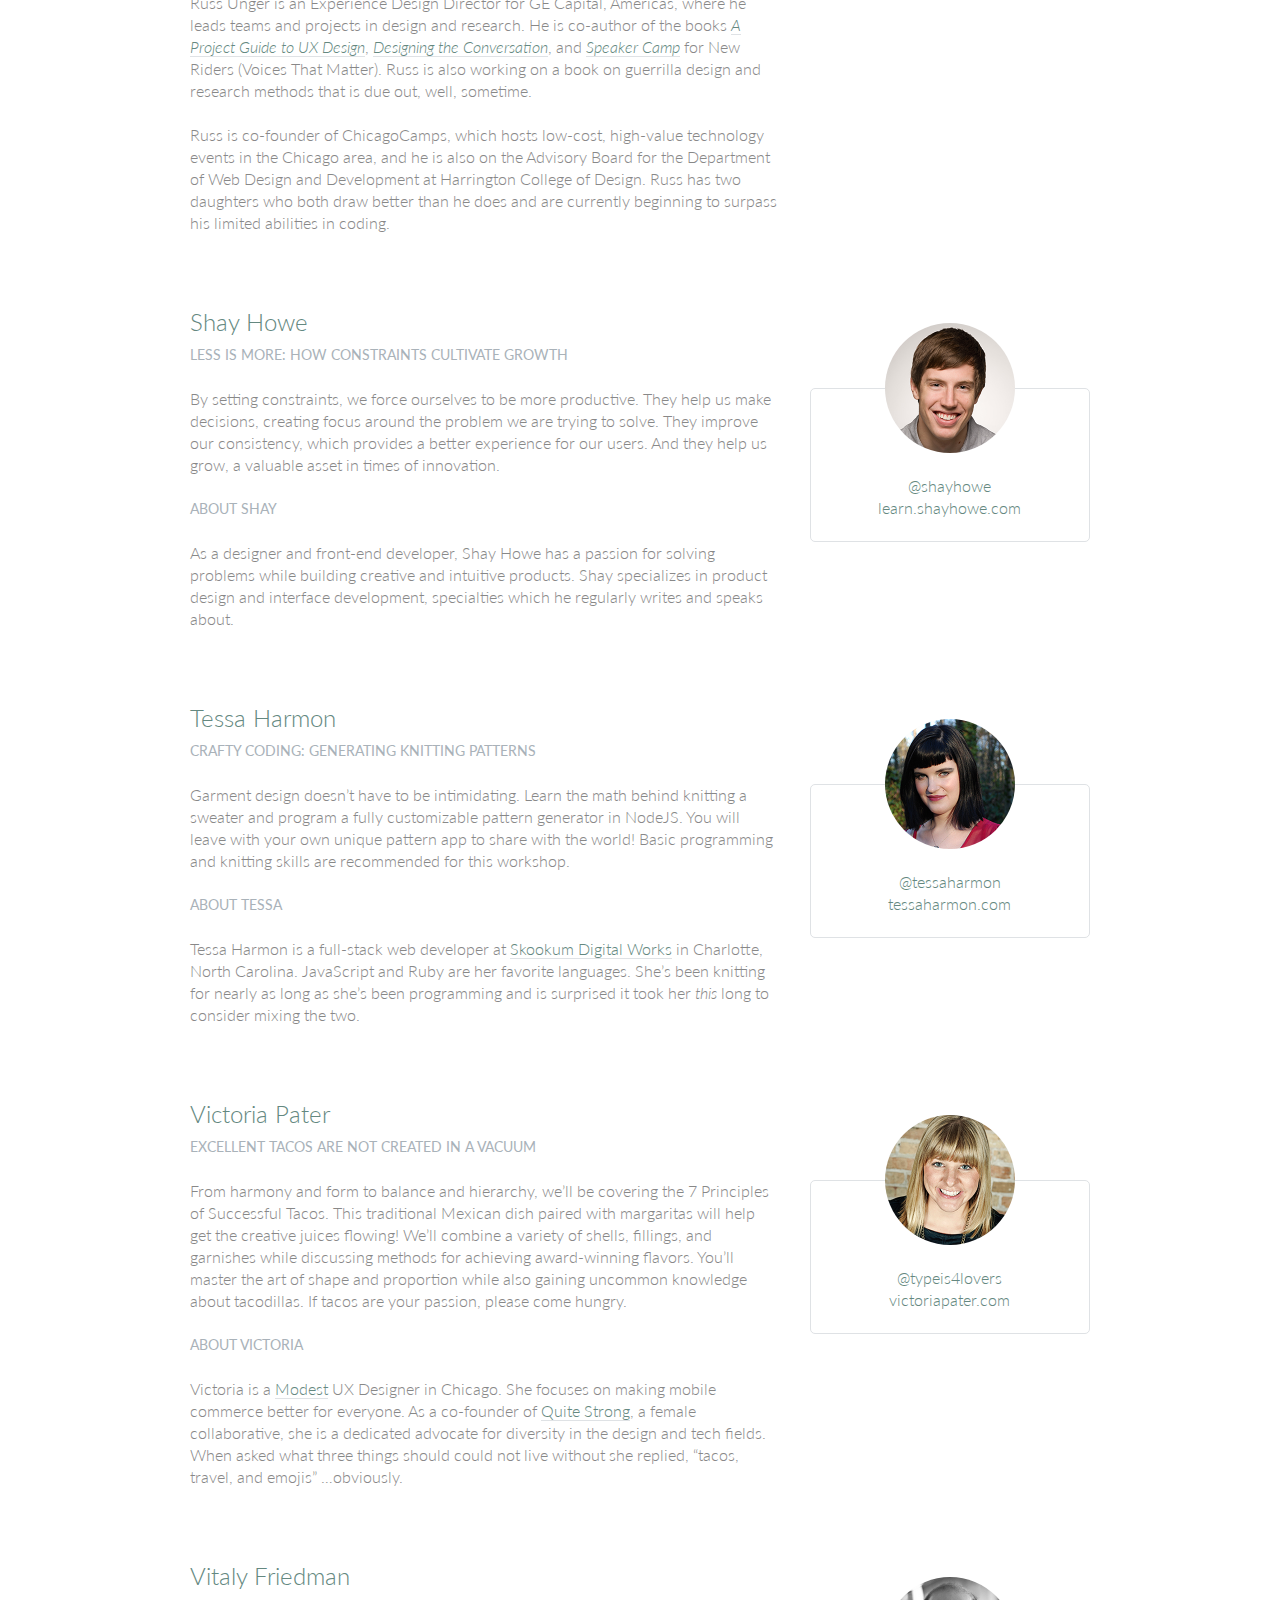
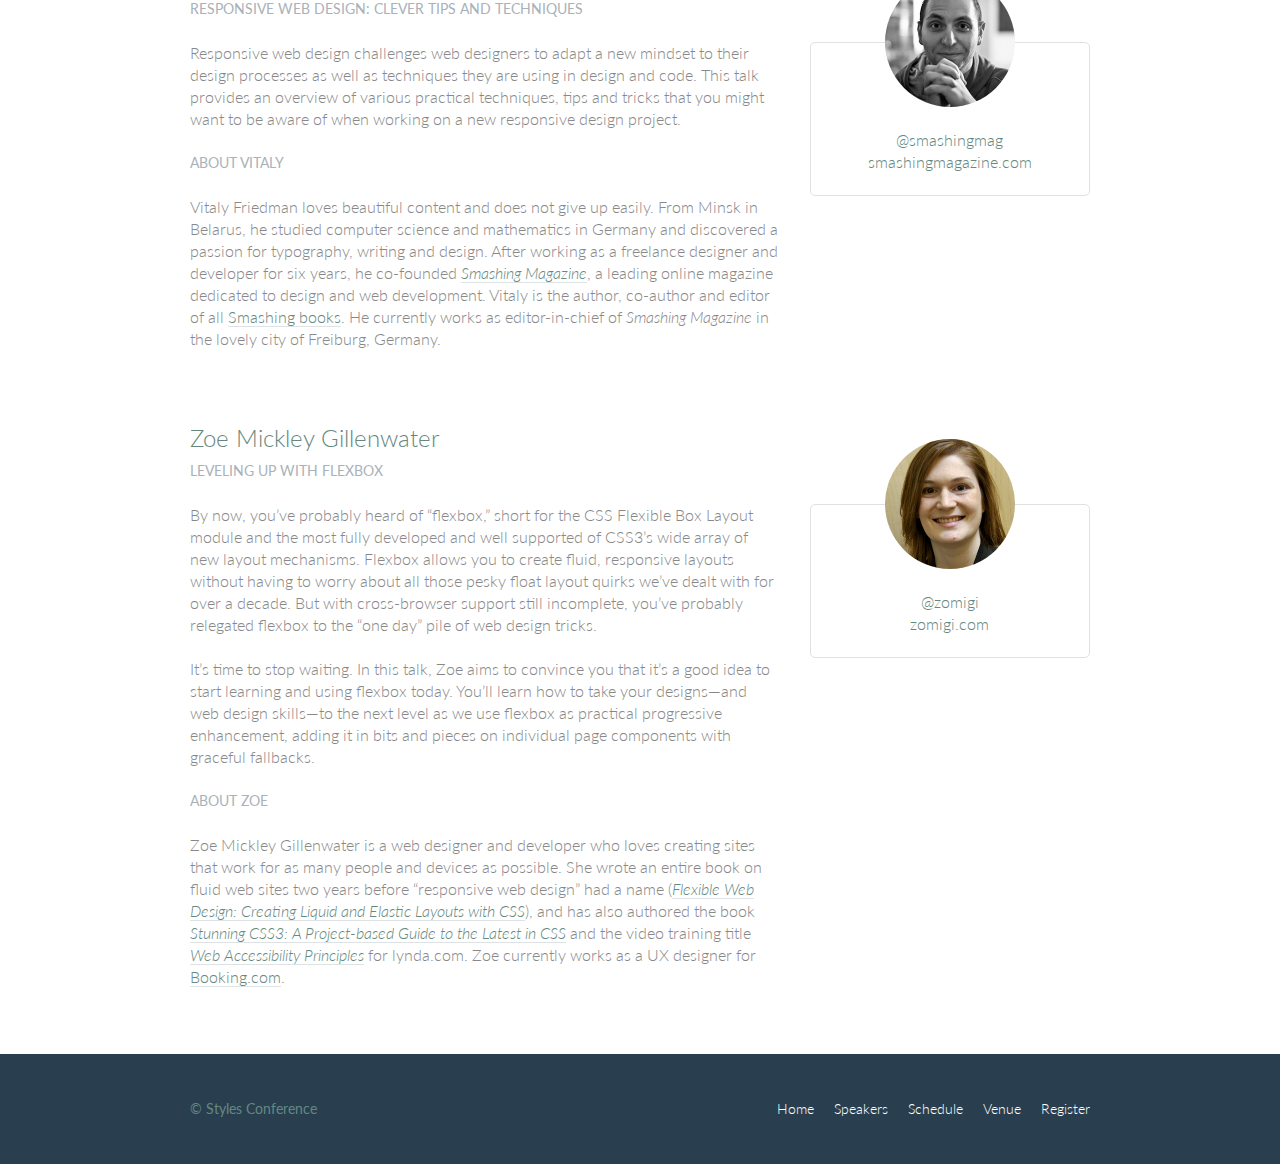
<file: speakers.html>
<!DOCTYPE html>
<html>
  <head>
    <meta charset="utf-8">
    <title>Speakers</title>
    <link rel="stylesheet" href="assets/stylesheets/main.css">
    <link rel="stylesheet" href="https://fonts.googleapis.com/css?family=Lato:100,300,400">
  </head>
  <body>

    <!-- Header -->

    <header class="primary-header container group">

      <h1 class="logo">
        <a href="index.html">Styles <br> Conference</a>
      </h1>

      <h3 class="tagline">August 24&ndash;26th &mdash; Chicago, IL</h3>

      <nav class="nav primary-nav">
        <ul>
          <li><a href="index.html">Home</a></li><!--
          --><li><a href="speakers.html">Speakers</a></li><!--
          --><li><a href="schedule.html">Schedule</a></li><!--
          --><li><a href="venue.html">Venue</a></li><!--
          --><li><a href="register.html">Register</a></li>
        </ul>
      </nav>
    </header>

    <!-- Lead -->

    <section class="row-alt">
      <div class="lead container">

        <h1>Speakers</h1>

        <p>We&#8217;re happy to welcome over twenty speakers to present on the industry&#8217;s latest technologies. Prepare for an inspiration extravaganza.</p>

      </div>
    </section>

    <section class="row">
      <div class="grid">

        <!-- Aaron Irizarry -->

        <section class="speaker" id="aaron-irizarry">

          <div class="col-2-3">

            <h2>Aaron Irizarry</h2>
            <h5>Designing a Culture of Design</h5>

            <p>Workplace culture doesn&#8217;t start with beanbags, foosball tables, or a beer fridge, and it doesn&#8217;t end with neckties, PCs, or big corporations. It&#8217;s the unwritten rules, behavior, beliefs, and the motivations that enable good work to get done, or it&#8217;s what stifles a workforce. For design to be most effective and for designers to feel valued, we need to work in a culture that embraces design and allows it to succeed.</p>

            <p>In Aaron&#8217;s session he will explore how to recognize the traits of organizations that *get* design, both large and small. He will share what those teams, departments, and companies have that others don&#8217;t, and more importantly, how to begin to change your own workplace&#8217;s culture. Once you&#8217;ve worked within a culture of design it&#8217;s almost impossible to imagine yourself anywhere else.</p>

            <h5>About Aaron</h5>

            <p>Aaron Irizarry is a Senior Product Designer for Nasdaq OMX, a lover of heavy metal, a foodie, and a master of BBQ arts. You can find some of his thoughts and presentations on the conversation surrounding design over at <a href="http://www.discussingdesign.com/">discussingdesign.com</a>.</p>

          </div><!--

          --><aside class="col-1-3">
            <div class="speaker-info">

              <img src="assets/images/speakers/aaron-irizarry.jpg" alt="Aaron Irizarry">

              <ul>
                <li><a href="https://twitter.com/aaroni">@aaroni</a></li>
                <li><a href="http://www.thisisaaronslife.com/">thisisaaronslife.com</a></li>
              </ul>

            </div>
          </aside>

        </section>

        <!-- Adam Connor -->

        <section class="speaker" id="adam-connor">

          <div class="col-2-3">

            <h2>Adam Connor</h2>
            <h5>Lights! Camera! Interaction! Design Inspiration from Filmmakers</h5>

            <p>Films succeed in evoking responses and engaging audiences only with a combination of well-written narrative and effective storytelling technique. It&#8217;s the filmmaker&#8217;s job to put this together. To do so they&#8217;ve developed processes, tools and techniques that allow them to focus attention, emphasize information, foreshadow and produce the many elements that together comprise a well-told story.</p>

            <p>With this workshop, we&#8217;ll revisit the topic of using stories in design and expand on the technical aspects used in film to communicate. We&#8217;ll look at some tools used in film, such as cinematic patterns, beat sheets, and storyboards. We&#8217;ll consider why they&#8217;re used and how we might look to them for inspiration.</p>

            <h5>About Adam</h5>

            <p>Adam Connor is a designer, illustrator and speaker passionate about collaboration, communication, creativity and storytelling. As an Experience Design Director with Mad*Pow, Adam combines 10+ years of experience in interaction and experience design with a background in computer science, film, and animation to create effective and easy-to-use digital products and services. He believes that no matter how utilitarian a tool is, at the core of its creation lies a story; uncovering that story is key to its success. Occasionally, he shares his perspectives on design at <a href="http://adamconnor.com/">adamconnor.com</a> and <a href="http://www.discussingdesign.com/">discussingdesign.com</a>.</p>

          </div><!--

          --><aside class="col-1-3">
            <div class="speaker-info">

              <img src="assets/images/speakers/adam-connor.jpg" alt="Adam Connor">

              <ul>
                <li><a href="https://twitter.com/adamconnor">@adamconnor</a></li>
                <li><a href="http://adamconnor.com/">adamconnor.com</a></li>
              </ul>

            </div>
          </aside>

        </section>

        <!-- AJ Self -->

        <section class="speaker" id="aj-self">

          <div class="col-2-3">

            <h2>AJ Self</h2>
            <h5>(You Should Be) Testing Your JavaScript</h5>

            <p>JavaScript applications frequently utilize battle-tested libraries like jQuery, AngularJS, Backbone.js and more, but how can we be sure that our code is ready for production? This talk will share tips on how writing tests can be written easily and quickly and how to remove buggy code through testing.</p>

            <h5>About AJ</h5>

            <p>AJ is a software engineer specializing in JavaScript working at Belly in Chicago. Lately he has been writing applications with AngularJS and loving it. When not coding he is out loving the outdoors with his dog, Sunshine.</p>

          </div><!--

          --><aside class="col-1-3">
            <div class="speaker-info">

              <img src="assets/images/speakers/aj-self.jpg" alt="AJ Self">

              <ul>
                <li><a href="https://twitter.com/ajself">@ajself</a></li>
                <li><a href="http://www.ajself.com/">ajself.com</a></li>
              </ul>

            </div>
          </aside>

        </section>

        <!-- Arman Ghosh -->

        <section class="speaker" id="arman-ghosh">

          <div class="col-2-3">

            <h2>Arman Ghosh</h2>
            <h5>Designing Deals: How Good Design Drives Sales</h5>

            <p>Perception influences decisions, especially when it comes to selling products and services. Learn why before you even start sales conversations; good, thoughtful design and presentation will define you and your ability to close deals.</p>

            <h5>About Arman</h5>

            <p>Arman is an entrepreneur who has his roots planted in building aggressive sales and revenue-generating teams. Having built out national sales and operations teams in the B2B and consumer spaces, his focus has been driving aggressive growth for technology-based companies. He has an extensive operating background and has built a career disrupting sales processes and approaches with companies doing the same in their respective technology spaces.</p>

          </div><!--

          --><aside class="col-1-3">
            <div class="speaker-info">

              <img src="assets/images/speakers/arman-ghosh.jpg" alt="Arman Ghosh">

              <ul>
                <li><a href="https://twitter.com/armanghosh">@armanghosh</a></li>
              </ul>

            </div>
          </aside>

        </section>

        <!-- Bermon Painter -->

        <section class="speaker" id="bermon-painter">

          <div class="col-2-3">

            <h2>Bermon Painter</h2>
            <h5>Death to Wireframes: Long Live Rapid Prototyping</h5>

            <p>Static wireframes are a drag on the whole design process. Prototyping makes things a little better by allowing you to stitch together static wireframes or mockups while adding basic interactions. Rapid prototyping with HTML, CSS, and JavaScript is even better and faster; it increases collaboration and improves the iteration process. Kill your wireframes. Long live rapid prototyping.</p>

            <h5>About Bermon</h5>

            <p>Bermon is the organizer of various community groups for user experience designers and front-end developers, and the organizer of Blend Conference, a three-day, multi-track event for user experience strategists, designers and developers. He also leads the user experience team for Cardinal Solutions&#8217; Charlotte office, where he consults with large enterprise clients on interesting problems across user experience, design and front-end development.</p>

          </div><!--

          --><aside class="col-1-3">
            <div class="speaker-info">

              <img src="assets/images/speakers/bermon-painter.jpg" alt="Bermon Painter">

              <ul>
                <li><a href="https://twitter.com/bermonpainter">@bermonpainter</a></li>
                <li><a href="http://bermonpainter.com/">bermonpainter.com</a></li>
              </ul>

            </div>
          </aside>

        </section>

        <!-- Brad Smith -->

        <section class="speaker" id="brad-smith">

          <div class="col-2-3">

            <h2>Brad Smith</h2>
            <h5>What Designers and Strategists Can Learn from Dick Fosbury</h5>

            <p>Dick Fosbury is an American track and field athlete who challenged the conventional approach to the high jump with an unorthodox &#8220;back first&#8221; technique that became known as the Fosbury Flop. His innovative approach to a sport that seemed to have reached its limits was ridiculed at first, with sportswriters labeling him &#8220;the world&#8217;s laziest high jumper&#8221; &#8212; but today variations of the Fosbury Flop are used by almost every high jumper.</p>

            <p>We need to challenge conventions, too. Many of the design conventions used in web, mobile and device interfaces have evolved from systems and processes that no longer connect with our audiences&#8217; realities: a floppy disk as a metaphor to &#8220;save&#8221; information, push buttons as control devices and typography standards derived from mechanical typesetting.</p>

            <p>As designers and strategists, we need to think like Dick Fosbury, to deconstruct analogues, and to free ourselves from outdated ideas so that we can develop the new interfaces and interactions of the future.</p>

            <h5>About Brad</h5>

            <p>Brad Smith is executive director for WebVisions, a conference that explores the future of the web. Most recently he launched &#8220;The Institute for Social Good,&#8221; an organization that connects non-profits with volunteers willing to spend a day building awesome web and mobile apps to change the world for the better.</p>

          </div><!--

          --><aside class="col-1-3">
            <div class="speaker-info">

              <img src="assets/images/speakers/brad-smith.jpg" alt="Brad Smith">

              <ul>
                <li><a href="http://www.webvisionsevent.com/">webvisionsevent.com</a></li>
                <li><a href="http://www.instituteforsocialgood.org/">instituteforsocialgood.org</a></li>
              </ul>

            </div>
          </aside>

        </section>

        <!-- Candi Lemoine -->

        <section class="speaker" id="candi-lemoine">

          <div class="col-2-3">

            <h2>Candi Lemoine</h2>
            <h5>Making Remote Development Work</h5>

            <p>It&#8217;s not uncommon for developers and designers to work from home. There are also a few companies that have multiple offices. Working for a business that spans three different time zones, Candi Lemoine will show how you make cross-office collaboration work. She will suggest various helpful tools because constant communication is key.</p>

            <h5>About Candi</h5>

            <p>Candi Lemoine is a User Interface Developer at Dominion Marine Media as well as a Customer Advocate at A Book Apart. Aside from researching about user experience and design patterns, she also loves mentoring college students about the front-end side of the web. She also enjoys participating in hackathons with other co-workers and students.</p>

          </div><!--

          --><aside class="col-1-3">
            <div class="speaker-info">

              <img src="assets/images/speakers/candi-lemoine.jpg" alt="Candi Lemoine">

              <ul>
                <li><a href="https://twitter.com/candicodeit">@candicodeit</a></li>
                <li><a href="http://candicode.it/">candicode.it</a></li>
              </ul>

            </div>
          </aside>

        </section>

        <!-- Carolyn Chandler -->

        <section class="speaker" id="carolyn-chandler">

          <div class="col-2-3">

            <h2>Carolyn Chandler</h2>
            <h5>The Business of Play</h5>

            <p>Play isn&#8217;t just for kids and heavy gamers. Anyone with a Foursquare account knows that &#8211; and the stickiness of a badge and a leaderboard. But a good, playful user experience isn&#8217;t about those surface elements either &#8211; it&#8217;s about creating an environment with well-understood rules, meaningful objectives, and a sense of fun. Whether you&#8217;re trying to encourage people &#8211; or yourself &#8211; to save money or to lose weight, a focus on game mechanics and play could be the trump card you&#8217;re looking for.</p>

            <h5>About Carolyn</h5>

            <p>Carolyn Chandler has been working in the field of User Experience Design for over 14 years. She was an adjunct professor at DePaul University and is the UX Design Instructor at The Starter League, where she first developed her activity-based approach for teaching core design concepts. Carolyn is the co-founder of The School for Digital Craftsmanship and co-author of two books, <cite>A Project Guide to UX Design</cite> and <cite>Adventures in Experience Design</cite>.</p>

          </div><!--

          --><aside class="col-1-3">
            <div class="speaker-info">

              <img src="assets/images/speakers/carolyn-chandler.jpg" alt="Carolyn Chandler">

              <ul>
                <li><a href="https://twitter.com/chanan">@chanan</a></li>
                <li><a href="http://www.dhalo.com/">dhalo.com</a></li>
              </ul>

            </div>
          </aside>

        </section>

        <!-- Chris Mills -->

        <section class="speaker" id="chris-mills">

          <div class="col-2-3">

            <h2>Chris Mills</h2>
            <h5>Heavy Metal Coding</h5>

            <p>In this unconventional talk, Chris Mills will encourage you to pick up some drum sticks in addition to your laptop, and beat out a rhythm of learning &#8211; both of code and drum beats! You&#8217;ll learn basic JavaScript and CSS, plus beginner&#8217;s heavy metal drum patterns. The two are a marriage made in heaven, as nothing is a better antidote to code frustration than beating seven shades of **** out of a drum kit.</p>

            <h5>About Chris</h5>

            <p>Chris Mills is a Senior Tech Writer at Mozilla, where he writes docs and demos about open web apps, Firefox OS and related subjects. He loves tinkering around with HTML, CSS, JavaScript and other web technologies, and gives occasional tech talks at conferences and universities.</p>

          </div><!--

          --><aside class="col-1-3">
            <div class="speaker-info">

              <img src="assets/images/speakers/chris-mills.jpg" alt="Chris Mills">

              <ul>
                <li><a href="https://twitter.com/chrisdavidmills">@chrisdavidmills</a></li>
                <li><a href="https://developer.mozilla.org/">developer.mozilla.org</a></li>
              </ul>

            </div>
          </aside>

        </section>

        <!-- Dan Denney -->

        <section class="speaker" id="dan-denney">

          <div class="col-2-3">

            <h2>Dan Denney</h2>
            <h5>Creating HTML Emails Can Be Fun</h5>

            <p>In this presentation Dan will share techniques on how to send awesome messages using CSS, media queries and everyone&#8217;s favorite HTML element: tables. The fun part comes in the tools available for automation and testing to make it feel less like 1999.</p>

            <h5>About Dan</h5>

            <p>Dan is a front-end dev at Envy Labs, where he works on client projects and Code School. He has been called a &#8220;seriously good copy and paster&#8221; and he puts those skills to use as he spends his days learning, unlearning and relearning how to build things for the web.</p>

          </div><!--

          --><aside class="col-1-3">
            <div class="speaker-info">

              <img src="assets/images/speakers/dan-denney.jpg" alt="Dan Denney">

              <ul>
                <li><a href="https://twitter.com/dandenney">@dandenney</a></li>
                <li><a href="http://dandenney.com/">dandenney.com</a></li>
              </ul>

            </div>
          </aside>

        </section>

        <!-- Darby Frey -->

        <section class="speaker" id="darby-frey">

          <div class="col-2-3">

            <h2>Darby Frey</h2>
            <h5>Building a Mobile Layout</h5>

            <p>Designing for mobile is challenging. With the ever-changing landscape of devices and screen sizes, there is no way to predict every possible canvas we will be designing for. Luckily, there are a few tools at our disposal that allow us to be confident in our designs.</p>

            <p>In this session we will introduce some of these tools and dive into some code to see how they can be used to create designs that look great on any device.</p>

            <h5>About Darby</h5>

            <p>Darby Frey is a software engineer and consultant who has worked on web and mobile applications for many clients including Groupon, Toyota, Paramount Pictures and others. Currently he is working with Belly in Chicago to create the world&#8217;s best customer loyalty platform. He can be found on Twitter at <a href="https://twitter.com/darbyfrey">@darbyfrey</a>.</p>

          </div><!--

          --><aside class="col-1-3">
            <div class="speaker-info">

              <img src="assets/images/speakers/darby-frey.jpg" alt="Darby Frey">

              <ul>
                <li><a href="https://twitter.com/darbyfrey">@darbyfrey</a></li>
                <li><a href="http://darbyfrey.com/">darbyfrey.com</a></li>
              </ul>

            </div>
          </aside>

        </section>

        <!-- Erica Decker -->

        <section class="speaker" id="erica-decker">

          <div class="col-2-3">

            <h2>Erica Decker</h2>
            <h5>What Disney Can Teach You about User Experience Design</h5>

            <p>From the creation of the 1937 film <cite>Snow White and the Seven Dwarves</cite>, to newer animated films such as <cite>The Princess and the Frog</cite>, to the branded &#8220;Wonderful World of Disney&#8221; itself, the Disney empire has been built upon a design ecosystem. Each film, theme park, or cruise shares a holistic view of a perfect world across time and cultures. Within each experience, the same beloved character traits are highlighted, similar visual and animation styles are used, and the same story and musical techniques are leveraged to bring the audience to an emotional place. This helps make the user experience familiar and nostalgic, and lightens the audience&#8217;s cognitive load to promote enjoyment. Join Erica as she highlights Disney&#8217;s user experience techniques and outlines how you can use them to design an ecosystem that will leave behind a lasting legacy, even while waiting in an extremely long line.</p>

            <h5>About Erica</h5>

            <p>Erica Decker is a designer, developer, and speaker with a passion for technology, challenges, and all things design. She believes that fast-paced, iterative, holistic design is the best way to drive product innovation, and can support that belief with a lot of evidence. She has designed engaging digital experiences for Fortune 500 companies, non-profits, and upcoming companies alike, and is currently writing this bio while referring to herself in the third person.</p>

          </div><!--

          --><aside class="col-1-3">
            <div class="speaker-info">

              <img src="assets/images/speakers/erica-decker.jpg" alt="Erica Decker">

              <ul>
                <li><a href="http://ericadecker.com/">ericadecker.com</a></li>
              </ul>

            </div>
          </aside>

        </section>

        <!-- Estelle Weyl -->

        <section class="speaker" id="estelle-weyl">

          <div class="col-2-3">

            <h2>Estelle Weyl</h2>
            <h5>Select This!</h5>

            <p>Pick an element, any element. Style it. Manipulate it. No IDs. No classes. No jQuery necessary. Learn all the new features of selectors in CSS and JavaScript hat enable you to select this DOM node, that DOM node, and even an imaginary DOM node based on attributes, relation to other elements, location in the DOM, or just an element&#8217;s mere existence.</p>

            <h5>About Estelle</h5>

            <p><a href="https://twitter.com/estellevw">Estelle Weyl</a> is an internationally published author (<cite><a href="http://shop.oreilly.com/product/0636920021711.do">Mobile HTML5</a></cite>, <cite><a href="http://shop.oreilly.com/product/0636920018063.do">HTML5: The Definitive Guide</a></cite> and <cite><a href="http://shop.oreilly.com/product/9780980846904.do">HTML5 and CSS3 for the Real World</a></cite>), speaker, trainer, and consultant. Estelle shares esoteric tidbits learned while programming CSS, JavaScript and HTML, provides tutorials and detailed grids of CSS3 and HTML5 browser support at <a href="http://www.standardista.com/">Standardista</a>. Her tutorials and workshops are available on <a href="http://estelle.github.io/">GitHub</a>.</p>

          </div><!--

          --><aside class="col-1-3">
            <div class="speaker-info">

              <img src="assets/images/speakers/estelle-weyl.jpg" alt="Estelle Weyl">

              <ul>
                <li><a href="https://twitter.com/estellevw">@estellevw</a></li>
                <li><a href="http://standardista.com/">standardista.com</a></li>
              </ul>

            </div>
          </aside>

        </section>

        <!-- Jen Myers -->

        <section class="speaker" id="jen-myers">

          <div class="col-2-3">

            <h2>Jen Myers</h2>
            <h5>Teaching Our CSS to Play Nice</h5>

            <p>Talk abstract: As our websites, applications and teams grow larger and more complicated, so does our CSS. Before we know it, we find ourselves no longer with cute little stylesheets, but sprawling, surly teenaged CSS that doesn&#8217;t always play nice with others. We need to learn how to manage and optimize our CSS no matter how large the project or diverse the team. If we start early, we can use best practices and tools to raise full-grown stylesheets any designer or developer would be happy to work with.</p>

            <h5>About Jen</h5>

            <p>Jen Myers is a web designer/developer and part of the instructor team at Dev Bootcamp in Chicago. In 2011, she founded the Columbus, Ohio chapter of Girl Develop It, an organization that provides introductory coding classes aimed at women, and she currently co-leads the Girl Develop It Chicago chapter. She speaks regularly about design, development and diversity, and focuses on finding new ways to make both technology and technology education accessible to everyone.</p>

          </div><!--

          --><aside class="col-1-3">
            <div class="speaker-info">

              <img src="assets/images/speakers/jen-myers.jpg" alt="Jen Myers">

              <ul>
                <li><a href="https://twitter.com/antiheroine">@antiheroine</a></li>
                <li><a href="http://jenmyers.net/">jenmyers.net</a></li>
              </ul>

            </div>
          </aside>

        </section>

        <!-- Jenn Downs -->

        <section class="speaker" id="jenn-downs">

          <div class="col-2-3">

            <h2>Jenn Downs</h2>
            <h5>What&#8217;s Stopping You?</h5>

            <p>Creating in the face of negativity, fear, health problems, and your inner critic can at times feel impossible. Let&#8217;s face our fears together, name these problems and break them down, silence our inner critics, and talk about when it&#8217;s time to take a break or let go of a project for good.</p>

            <h5>About Jenn</h5>

            <p>Jenn Downs swung her way through the jungle at MailChimp from support to tech writing to UX Design Research. After six years she&#8217;s been bitten by the entrepreneurship bug and she is now the Business/Tech Manager for Carpenter Koby Downs in Atlanta. Never one to only do one thing at a time, Jenn is also doing freelance email marketing and UX work on the side.</p>

            <p>Outside of loving the web, Jenn is a songwriter and loves Rock and Roll!</p>

          </div><!--

          --><aside class="col-1-3">
            <div class="speaker-info">

              <img src="assets/images/speakers/jenn-downs.jpg" alt="Jenn Downs">

              <ul>
                <li><a href="https://twitter.com/beparticular">@beparticular</a></li>
                <li><a href="http://beparticular.com/">beparticular.com</a></li>
              </ul>

            </div>
          </aside>

        </section>

        <!-- Jennifer Jones -->

        <section class="speaker" id="jennifer-jones">

          <div class="col-2-3">

            <h2>Jennifer Jones</h2>
            <h5>What Designers Can Learn from Parenting</h5>

            <p>That first client meeting may not feel as warm and fulfilling as the first time you hold your newborn child, but consider the similarities.</p>

            <p>You know each other but have never met. As the relationship grows you will have to rely on your experiences and education to gently guide them while allowing flexibility for projects to change and evolve. It&#8217;s not your job to control everything, but if you are successful you will create a well-rounded piece that everyone involved can love.</p>

            <h5>About Jennifer</h5>

            <p>Jennifer Jones is an event coordinator for the WebVisions Conference and also co-authors a blog with her teenage daughter. She and her family live in Portland, Oregon where she balances work, parenting and any other life challenge with honesty, humor and liquor.</p>

          </div><!--

          --><aside class="col-1-3">
            <div class="speaker-info">

              <img src="assets/images/speakers/jennifer-jones.jpg" alt="Jennifer Jones">

              <ul>
                <li><a href="https://twitter.com/Foerocious">@foerocious</a></li>
                <li><a href="http://crampedconversations.com/">crampedconversations.com</a></li>
              </ul>

            </div>
          </aside>

        </section>

        <!-- Leslie Jensen-Inman -->

        <section class="speaker" id="leslie-jensen-inman">

          <div class="col-2-3">

            <h2>Dr. Leslie Jensen-Inman</h2>
            <h5>Designing to Learn</h5>

            <p>We&#8217;ve reached a point where non-designers understand the value of design. This has led to an increase in demand for design talent. In the past, we would have turned to institutions of higher education to help us find new talent; however, today&#8217;s graduates often finish school without the skills they need to thrive in a professional design setting.</p>

            <p>There is a massive gap between what students learn and what industry needs. This skills gap leaves graduates unable to find jobs and hiring companies unable to find talent. How we approach this challenge will affect the continued relevance and value of design.</p>

            <h5>About Leslie</h5>

            <p><a href="http://www.jenseninman.com">Dr. Leslie Jensen-Inman</a> is a designer, speaker, author, and educator. Leslie is co-founder of the user experience design school <a href="http://www.centercentre.com">Center Centre</a>, where she connects industry, education, and community. Creative Director and co-author of <cite>InterACT with Web Standards: A holistic approach to web design</cite>, Leslie has written articles for publications such as <cite>A List Apart</cite>, <cite>The Pastry Box</cite>, <cite>Ladies in Tech</cite>, and <cite>.net Magazine</cite>.</p>

          </div><!--

          --><aside class="col-1-3">
            <div class="speaker-info">

              <img src="assets/images/speakers/leslie-jensen-inman.jpg" alt="Leslie Jensen-Inman">

              <ul>
                <li><a href="https://twitter.com/jenseninman">@jenseninman</a></li>
                <li><a href="http://unicorninstitute.com/">unicorninstitute.com</a></li>
              </ul>

            </div>
          </aside>

        </section>

        <!-- Maya Bruck -->

        <section class="speaker" id="maya-bruck">

          <div class="col-2-3">

            <h2>Maya Bruck</h2>
            <h5>So You Want to Be a Unicorn</h5>

            <p>They&#8217;re elusive, those rare beings who do front-end development, visual design, project management, UX, content strategy, and are whizzes at user research. In an industry that&#8217;s constantly changing and evolving, there are both benefits and drawbacks to being a generalist. We&#8217;ll walk through strategies to fill gaps in your skill set while working a full-time job, and collaborative tools and techniques you can use while you quest to learn it all.</p>

            <h5>About Maya</h5>

            <p>Maya Bruck is Creative Director at Pixo, a growing, employee-run digital consulting agency, where she guides clients through identity crisis to a meaningful, impactful web presence. In addition to conducting client therapy, she also designs websites and applications that are both beautiful and organization changing.</p>

            <p>A passion for collaboration and community led her to co-found the Champaign-Urbana Design Organization (CUDO) in 2008, and through CUDO she has cultivated a vibrant design culture in the community. She speaks regularly about design and client management and is overcoming her fear of learning JavaScript.</p>

          </div><!--

          --><aside class="col-1-3">
            <div class="speaker-info">

              <img src="assets/images/speakers/maya-bruck.jpg" alt="Maya Bruck">

              <ul>
                <li><a href="https://twitter.com/mayabruck">@mayabruck</a></li>
                <li><a href="http://pixotech.com/">pixotech.com</a></li>
              </ul>

            </div>
          </aside>

        </section>

        <!-- Russ Unger -->

        <section class="speaker" id="russ-unger">

          <div class="col-2-3">

            <h2>Russ Unger</h2>
            <h5>From Muppets to Mastery: Core UX Principles from Mr. Jim Henson</h5>

            <p>Jim Henson started working as a puppeteer in 1954, a fair 40-50 years before many of us even considered User Experience as a career. He did, however, take it upon himself to apply many of the core principles that UX Designers are falling love with today (or are at least using as part of our everyday lives). Hang out for a quick dive into the life of Jim Henson, with a view into his work from the perspective of how it pertains to what it is we&#8217;re doing today, that promises to even leave Waldorf and Statler happy.</p>

            <h5>About Russ</h5>

            <p>Russ Unger is an Experience Design Director for GE Capital, Americas, where he leads teams and projects in design and research. He is co-author of the books <cite><a href="http://projectuxd.com/">A Project Guide to UX Design</a></cite>, <cite><a href="http://www.designingtheconversation.com/">Designing the Conversation</a></cite>, and <cite><a href="http://speakercampbook.com/">Speaker Camp</a></cite> for New Riders (Voices That Matter). Russ is also working on a book on guerrilla design and research methods that is due out, well, sometime.</p>

            <p>Russ is co-founder of ChicagoCamps, which hosts low-cost, high-value technology events in the Chicago area, and he is also on the Advisory Board for the Department of Web Design and Development at Harrington College of Design. Russ has two daughters who both draw better than he does and are currently beginning to surpass his limited abilities in coding.</p>

          </div><!--

          --><aside class="col-1-3">
            <div class="speaker-info">

              <img src="assets/images/speakers/russ-unger.jpg" alt="Russ Unger">

              <ul>
                <li><a href="https://twitter.com/russu">@russu</a></li>
                <li><a href="http://www.userglue.com/">userglue.com</a></li>
              </ul>

            </div>
          </aside>

        </section>

        <!-- Shay Howe -->

        <section class="speaker" id="shay-howe">

          <div class="col-2-3">

            <h2>Shay Howe</h2>
            <h5>Less Is More: How Constraints Cultivate Growth</h5>

            <p>By setting constraints, we force ourselves to be more productive. They help us make decisions, creating focus around the problem we are trying to solve. They improve our consistency, which provides a better experience for our users. And they help us grow, a valuable asset in times of innovation.</p>

            <h5>About Shay</h5>

            <p>As a designer and front-end developer, Shay Howe has a passion for solving problems while building creative and intuitive products. Shay specializes in product design and interface development, specialties which he regularly writes and speaks about.</p>

          </div><!--

          --><aside class="col-1-3">
            <div class="speaker-info">

              <img src="assets/images/speakers/shay-howe.jpg" alt="Shay Howe">

              <ul>
                <li><a href="https://twitter.com/shayhowe">@shayhowe</a></li>
                <li><a href="http://learn.shayhowe.com/">learn.shayhowe.com</a></li>
              </ul>

            </div>
          </aside>

        </section>

        <!-- Tessa Harmon -->

        <section class="speaker" id="tessa-harmon">

          <div class="col-2-3">

            <h2>Tessa Harmon</h2>
            <h5>Crafty Coding: Generating Knitting Patterns</h5>

            <p>Garment design doesn&#8217;t have to be intimidating. Learn the math behind knitting a sweater and program a fully customizable pattern generator in NodeJS. You will leave with your own unique pattern app to share with the world! Basic programming and knitting skills are recommended for this workshop.</p>

            <h5>About Tessa</h5>

            <p>Tessa Harmon is a full-stack web developer at <a href="http://www.skookum.com/">Skookum Digital Works</a> in Charlotte, North Carolina. JavaScript and Ruby are her favorite languages. She&#8217;s been knitting for nearly as long as she&#8217;s been programming and is surprised it took her <em>this</em> long to consider mixing the two.</p>

          </div><!--

          --><aside class="col-1-3">
            <div class="speaker-info">

              <img src="assets/images/speakers/tessa-harmon.jpg" alt="Tessa Harmon">

              <ul>
                <li><a href="https://twitter.com/tessaharmon">@tessaharmon</a></li>
                <li><a href="http://tessaharmon.com/">tessaharmon.com</a></li>
              </ul>

            </div>
          </aside>

        </section>

        <!-- Victoria Pater -->

        <section class="speaker" id="victoria-pater">

          <div class="col-2-3">

            <h2>Victoria Pater</h2>
            <h5>Excellent Tacos Are Not Created in a Vacuum</h5>

            <p>From harmony and form to balance and hierarchy, we&#8217;ll be covering the 7 Principles of Successful Tacos. This traditional Mexican dish paired with margaritas will help get the creative juices flowing! We&#8217;ll combine a variety of shells, fillings, and garnishes while discussing methods for achieving award-winning flavors. You&#8217;ll master the art of shape and proportion while also gaining uncommon knowledge about tacodillas. If tacos are your passion, please come hungry.</p>

            <h5>About Victoria</h5>

            <p>Victoria is a <a href="http://www.modest.com/">Modest</a> UX Designer in Chicago. She focuses on making mobile commerce better for everyone. As a co-founder of <a href="http://quitestrong.com/">Quite Strong</a>, a female collaborative, she is a dedicated advocate for diversity in the design and tech fields. When asked what three things should could not live without she replied, &#8220;tacos, travel, and emojis&#8221; &#8230;obviously.</p>

          </div><!--

          --><aside class="col-1-3">
            <div class="speaker-info">

              <img src="assets/images/speakers/victoria-pater.jpg" alt="Victoria Pater">

              <ul>
                <li><a href="https://twitter.com/typeis4lovers">@typeis4lovers</a></li>
                <li><a href="http://victoriapater.com/">victoriapater.com</a></li>
              </ul>

            </div>
          </aside>

        </section>

        <!-- Vitaly Friedman -->

        <section class="speaker" id="vitaly-friedman">

          <div class="col-2-3">

            <h2>Vitaly Friedman</h2>
            <h5>Responsive Web Design: Clever Tips and Techniques</h5>

            <p>Responsive web design challenges web designers to adapt a new mindset to their design processes as well as techniques they are using in design and code. This talk provides an overview of various practical techniques, tips and tricks that you might want to be aware of when working on a new responsive design project.</p>

            <h5>About Vitaly</h5>

            <p>Vitaly Friedman loves beautiful content and does not give up easily. From Minsk in Belarus, he studied computer science and mathematics in Germany and discovered a passion for typography, writing and design. After working as a freelance designer and developer for six years, he co-founded <cite><a href="http://smashingmagazine.com/">Smashing Magazine</a></cite>, a leading online magazine dedicated to design and web development. Vitaly is the author, co-author and editor of all <a href="https://shop.smashingmagazine.com">Smashing books</a>. He currently works as editor-in-chief of <cite>Smashing Magazine</cite> in the lovely city of Freiburg, Germany.</p>

          </div><!--

          --><aside class="col-1-3">
            <div class="speaker-info">

              <img src="assets/images/speakers/vitaly-friedman.jpg" alt="Vitaly Friedman">

              <ul>
                <li><a href="https://twitter.com/smashingmag">@smashingmag</a></li>
                <li><a href="http://smashingmagazine.com/">smashingmagazine.com</a></li>
              </ul>

            </div>
          </aside>

        </section>

        <!-- Zoe Mickley Gillenwater -->

        <section id="zoe-mickley-gillenwater">

          <div class="col-2-3">

            <h2>Zoe Mickley Gillenwater</h2>
            <h5>Leveling Up with Flexbox</h5>

            <p>By now, you&#8217;ve probably heard of &#8220;flexbox,&#8221; short for the CSS Flexible Box Layout module and the most fully developed and well supported of CSS3&#8217;s wide array of new layout mechanisms. Flexbox allows you to create fluid, responsive layouts without having to worry about all those pesky float layout quirks we&#8217;ve dealt with for over a decade. But with cross-browser support still incomplete, you&#8217;ve probably relegated flexbox to the &#8220;one day&#8221; pile of web design tricks.</p>

            <p>It&#8217;s time to stop waiting. In this talk, Zoe aims to convince you that it&#8217;s a good idea to start learning and using flexbox today. You&#8217;ll learn how to take your designs—and web design skills—to the next level as we use flexbox as practical progressive enhancement, adding it in bits and pieces on individual page components with graceful fallbacks.</p>

            <h5>About Zoe</h5>

            <p>Zoe Mickley Gillenwater is a web designer and developer who loves creating sites that work for as many people and devices as possible. She wrote an entire book on fluid web sites two years before &#8220;responsive web design&#8221; had a name (<cite><a href="http://www.flexiblewebbook.com/">Flexible Web Design: Creating Liquid and Elastic Layouts with CSS</a></cite>), and has also authored the book <cite><a href="http://www.stunningcss3.com/">Stunning CSS3: A Project-based Guide to the Latest in CSS</a></cite> and the video training title <cite><a href="http://zomigi.com/publications/#pub-accessibility">Web Accessibility Principles</a></cite> for lynda.com. Zoe currently works as a UX designer for <a href="http://www.booking.com/">Booking.com</a>.</p>

          </div><!--

          --><aside class="col-1-3">
            <div class="speaker-info">

              <img src="assets/images/speakers/zoe-mickley-gillenwater.jpg" alt="Zoe Mickley Gillenwater">

              <ul>
                <li><a href="https://twitter.com/zomigi">@zomigi</a></li>
                <li><a href="http://zomigi.com/">zomigi.com</a></li>
              </ul>

            </div>
          </aside>

        </section>

      </div>
    </section>
    <!-- Footer -->

    <footer class="primary-footer container group">

      <small>&copy; Styles Conference</small>

      <nav class="nav">
        <ul>
          <li><a href="index.html">Home</a></li><!--
          --><li><a href="speakers.html">Speakers</a></li><!--
          --><li><a href="schedule.html">Schedule</a></li><!--
          --><li><a href="venue.html">Venue</a></li><!--
          --><li><a href="register.html">Register</a></li>
        </ul>
      </nav>
    </footer>

  </body>
</html>
</file>
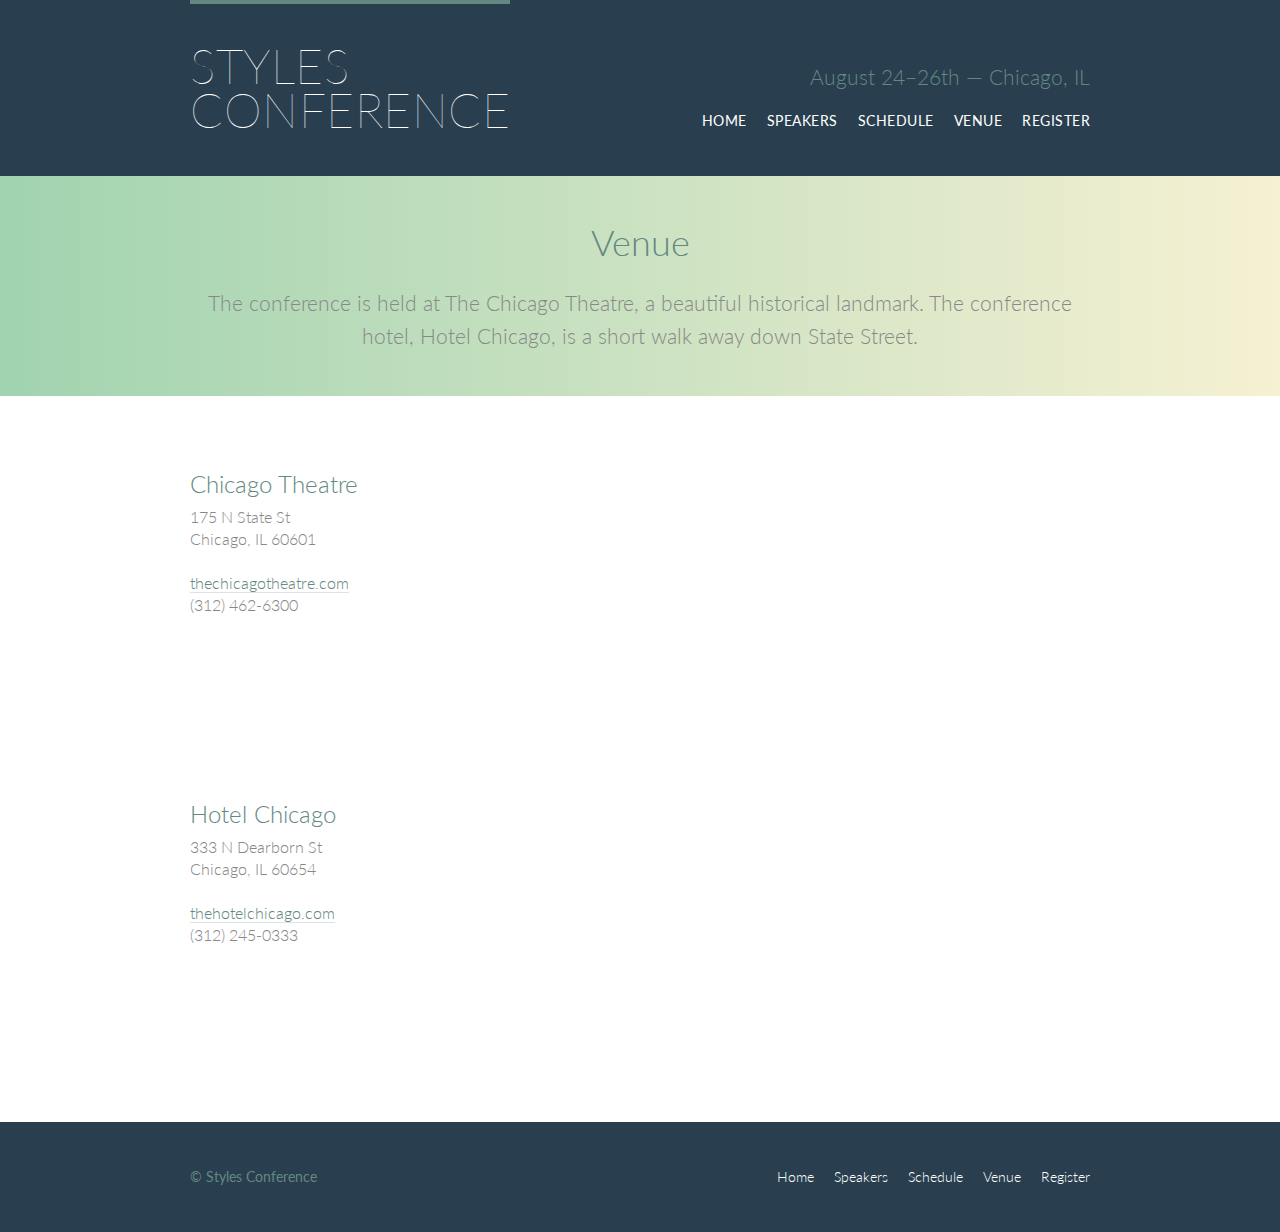
<file: venue.html>
<!DOCTYPE html>
<html>
  <head>
    <meta charset="utf-8">
    <title>Venue</title>
    <link rel="stylesheet" href="assets/stylesheets/main.css">
    <link rel="stylesheet" href="https://fonts.googleapis.com/css?family=Lato:100,300,400">
  </head>
  <body>

    <header class="primary-header container group">
      <section>
        <h1 class="logo">
          <a href="index.html">Styles <br> Conference</a>
        </h1>
      </section>

      <h3 class="tagline">August 24&ndash;26th &mdash; Chicago, IL</h3>

      <nav class="nav primary-nav">
        <ul>
          <li><a href="index.html">Home</a></li><!--
          --><li><a href="speakers.html">Speakers</a></li><!--
          --><li><a href="schedule.html">Schedule</a></li><!--
          --><li><a href="venue.html">Venue</a></li><!--
          --><li><a href="register.html">Register</a></li>
        </ul>
      </nav>

    </header>

    <section class="row-alt">
      <div class="lead container">

        <h1>Venue</h1>

        <p>The conference is held at The Chicago Theatre, a beautiful historical landmark. The conference hotel, Hotel Chicago, is a short walk away down State Street.</p>

      </div>
    </section>

    <!-- Main content -->

    <section class="row">
      <div class="grid">

        <!-- Chicago Theatre -->

        <section class="venue-theatre">

          <div class="col-1-3">
            <h2>Chicago Theatre</h2>
            <p>175 N State St <br> Chicago, IL 60601</p>
            <p><a href="http://www.thechicagotheatre.com/">thechicagotheatre.com</a> <br> (312) 462-6300</p>
          </div><!--

          --><iframe class="venue-map col-2-3" src="https://www.google.com/maps/embed?pb=!1m5!3m3!1m2!1s0x880e2ca55810a493%3A0x4700ddf60fcbfad6!2schicago+theatre!5e0!3m2!1sen!2sus!4v1388701393606"></iframe>

        </section>

        <!-- Hotel Chicago -->

        <section class="venue-hotel">

          <div class="col-1-3">
            <h2>Hotel Chicago</h2>
            <p>333 N Dearborn St <br> Chicago, IL 60654</p>
            <p><a href="http://thehotelchicago.com/">thehotelchicago.com</a> <br> (312) 245-0333</p>
          </div><!--

          --><iframe class="venue-map col-2-3" src="https://www.google.com/maps/embed?pb=!1m5!3m3!1m2!1s0x880e2cb1da049173%3A0xa5c91d255a775f0b!2sHotel+Sax+Chicago%2C+North+Dearborn+Street%2C+Chicago%2C+IL!5e0!3m2!1sen!2sus!4v1388702493978"></iframe>

        </section>

      </div>
    </section>
    <footer class="primary-footer container group">

      <small>&copy; Styles Conference</small>

      <nav class="nav">
        <ul>
          <li><a href="index.html">Home</a></li><!--
          --><li><a href="speakers.html">Speakers</a></li><!--
          --><li><a href="schedule.html">Schedule</a></li><!--
          --><li><a href="venue.html">Venue</a></li><!--
          --><li><a href="register.html">Register</a></li>
        </ul>
      </nav>
    </footer>

  </body>
</html>
</file>
<file: assets/stylesheets/main.css>
/* http://meyerweb.com/eric/tools/css/reset/ 2. v2.0 | 20110126
  License: none (public domain)
*/

html, body, div, span, applet, object, iframe,
h1, h2, h3, h4, h5, h6, p, blockquote, pre,
a, abbr, acronym, address, big, cite, code,
del, dfn, em, img, ins, kbd, q, s, samp,
small, strike, strong, sub, sup, tt, var,
b, u, i, center,
dl, dt, dd, ol, ul, li,
fieldset, form, label, legend,
table, caption, tbody, tfoot, thead, tr, th, td,
article, aside, canvas, details, embed,
figure, figcaption, footer, header, hgroup,
menu, nav, output, ruby, section, summary,
time, mark, audio, video {
  margin: 0;
  padding: 0;
  border: 0;
  font-size: 100%;
  font: inherit;
  vertical-align: baseline;
}
/* HTML5 display-role reset for older browsers */
article, aside, details, figcaption, figure,
footer, header, hgroup, menu, nav, section {
  display: block;
}
body {
  line-height: 1;
}
ol, ul {
  list-style: none;
}
blockquote, q {
  quotes: none;
}
blockquote:before, blockquote:after,
q:before, q:after {
  content: '';
  content: none;
}
table {
  border-collapse: collapse;
  border-spacing: 0;
}

/*
  ========================================
  Custom styles
  ========================================
*/

body {
  background: #293f50;
  color: #888;
  font: 300 16px/22px "Lato", "Open Sans", "Helvetica Neue", Helvetica, Arial, sans-serif;
}

/*
  ========================================
  Grid
  ========================================
*/

*,
*:before,
*:after {
  -webkit-box-sizing: border-box;
     -moz-box-sizing: border-box;
          box-sizing: border-box;
}
.container,
.grid {
  margin: 0 auto;
  width: 960px;
}
.container {
  padding-left: 30px;
  padding-right: 30px;
}
.grid,
.col-1-3,
.col-2-3 {
  padding-left: 15px;
  padding-right: 15px;
}
.col-1-3,
.col-2-3  {
  display: inline-block;
  vertical-align: top;
}
.col-1-3 {
  width: 33.33%;
}
.col-2-3 {
  width: 66.66%;
}

/*
  ========================================
  Clearfix
  ========================================
*/

.group:before,
.group:after {
  content: "";
  display: table;
}
.group:after {
  clear: both;
}
.group {
  clear: both;
  *zoom: 1;
}

/*
  ========================================
  Rows
  ========================================
*/

.row,
.row-alt {
  min-width: 960px;
}
.row {
  background: #fff;
  padding: 66px 0 44px 0;
}
.row-alt {
  background: #cbe2c1;
  background: -webkit-linear-gradient(to right, #a1d3b0, #f6f1d3);
  background:    -moz-linear-gradient(to right, #a1d3b0, #f6f1d3);
  background:         linear-gradient(to right, #a1d3b0, #f6f1d3);
  padding: 44px 0 22px 0;
}

/*
  ========================================
  Typography
  ========================================
*/

h1, h2, h3, h4 {
  color: #648880;
}
h1, h3, h4, h5, p {
  margin-bottom: 22px;
}
h1 {
  font-size: 36px;
  line-height: 44px;
}
h2 {
  font-size: 24px;
  line-height: 44px;
}
h3 {
  font-size: 21px;
}
h4 {
  font-size: 18px;
}
h5 {
  color: #a9b2b9;
  font-size: 14px;
  font-weight: 400;
  text-transform: uppercase;
}
strong {
  font-weight: 400;
}
cite,
em {
  font-style: italic;
}

/*
  ========================================
  Leads
  ========================================
*/

.lead {
  text-align: center;
}
.lead p {
  font-size: 21px;
  line-height: 33px;
}

/*
  ========================================
  Links
  ========================================
*/

a {
  color: #648880;
  text-decoration: none;
}
a:hover {
  color: #a9b2b9;
}
p a {
  border-bottom: 1px solid #dfe2e5;
}
.primary-header a,
.primary-footer a {
  color: #fff;
}
.primary-header a:hover,
.primary-footer a:hover {
  color: #648880;
}

/*
  ========================================
  Buttons
  ========================================
*/

.btn {
  border-radius: 5px;
  color: #fff;
  cursor: pointer;
  display: inline-block;
  font-weight: 400;
  letter-spacing: .5px;
  margin: 0;
  text-transform: uppercase;
}
.btn-alt {
  border: 1px solid #fff;
  padding: 10px 30px;
}
.btn-alt:hover {
  background: #fff;
  color: #648880;
}

.btn-default {
  border: 0;
  background: #648880;
  padding: 11px 30px;
  font-size: 14px;
}

.btn-default:hover {
  background: #77a198;
}
/*
  ========================================
  Primary header
  ========================================
*/

.logo {
  border-top: 4px solid #648880;
  float: left;
  font-size: 48px;
  font-weight: 100;
  letter-spacing: .5px;
  line-height: 44px;
  padding: 40px 0 22px 0;
  text-transform: uppercase;
}
.tagline {
  margin: 66px 0 22px 0;
  text-align: right;
}
.primary-nav {
  font-size: 14px;
  font-weight: 400;
  letter-spacing: .5px;
  text-transform: uppercase;
}

/*
  ========================================
  Primary footer
  ========================================
*/

.primary-footer {
  color: #648880;
  font-size: 14px;
  padding-bottom: 44px;
  padding-top: 44px;
}
.primary-footer small {
  float: left;
  font-weight: 400;
}

/*
  ========================================
  Navigation
  ========================================
*/

.nav {
  text-align: right;
}

.nav li {
  display: inline-block;
  margin: 0 10px;
  vertical-align: top;
}

.nav li:last-child {
  margin-right: 0;
}

/*
  ========================================
  Home
  ========================================
*/

.hero {
  color: #fff;
  line-height: 44px;
  padding: 22px 80px 66px 80px;
  text-align: center;
}
.hero h2 {
  font-size: 36px;
}
.hero p {
  font-size: 24px;
  font-weight: 100;
}
.teaser a:hover h3 {
  color: #a9b2b9;
}

.teaser img {
  border-radius: 5px;
  display: block;
  margin-bottom: 22px;
  max-width: 100%;
}
/*
  ========================================
  Speakers
  ========================================
*/

.speaker-info {
  border: 1px solid #dfe2e5;
  border-radius: 5px;
  margin-top: 88px;
  padding-bottom: 22px;
  text-align: center;
}

.speaker-info img {
  border-radius: 50%;
  height: 130px;
  margin: -66px 0 22px 0;
  vertical-align: top;
}

.speaker {
  margin-bottom: 44px;
}

/*
  ========================================
  Schedule
  ========================================
*/

.table {
  margin-bottom: 44px;
  width: 100%;
}

.table:last-child {
  margin-bottom: 0;
}

th,
td {
  padding-bottom: 22px;
  vertical-align: top;
}

th {
  padding-right: 45px;
  text-align: right;
  width: 20px;
}

td {
  width: 40%;
}

thead {
  line-height: 44px;
}

thead th {
  color: #648880;
  font-size: 24px;
}

tbody th {
  color: #a9b2b9;
  font-size: 14px;
  font-weight: 400;
  padding-top: 22px;
  text-transform: uppercase;
}

tbody td {
  border-top: 1px solid #dfe2e5;
  padding-top: 21px;
}

tbody td:first-of-type {
  padding-right: 15px;
}

tbody td:last-of-type {
  padding-left: 15px;
}

tbody td:only-of-type {
  padding-left: 0;
  padding-right: 0;
}

table a {
  color: #888;
}

table h4 {
  margin-bottom: 0;
}

.schedule-offset {
  color: #a9b2b9;
}
/*
  ========================================
  Venue
  ========================================
*/

.venue-map {
  height: 264px;
}
.venue-theatre {
  margin-bottom: 66px;
}

.venue-hotel {
  margin-bottom: 22px;
}

/*
  ========================================
  Register
  ========================================
*/

.why-attend {
  list-style: square;
  margin: 0 0 22px 30px;
}

form {
  margin-bottom: 22px;
}

input,
select,
textarea {
  font: 300 16px/22px "Lato", "Open Sans", "Helvetica Neue", Helvetica, Arial, sans-serif;
}

.register-group label {
  color: #648880;
  cursor: pointer;
  font-weight: 400;
}

.register-group input,
.register-group select,
.register-group textarea {
  border: 1px solid #c6c9cc;
  border-radius: 5px;
  color: #888;
  display: block;
  margin: 5px 0 27px 0;
  padding: 5px 8px;
}

.register-group input,
.register-group textarea {
  width: 100%;
}

.register-group select {
  height: 34px;
  width: 60px;
}

.register-group textarea {
  height: 78px;
}
</file>
